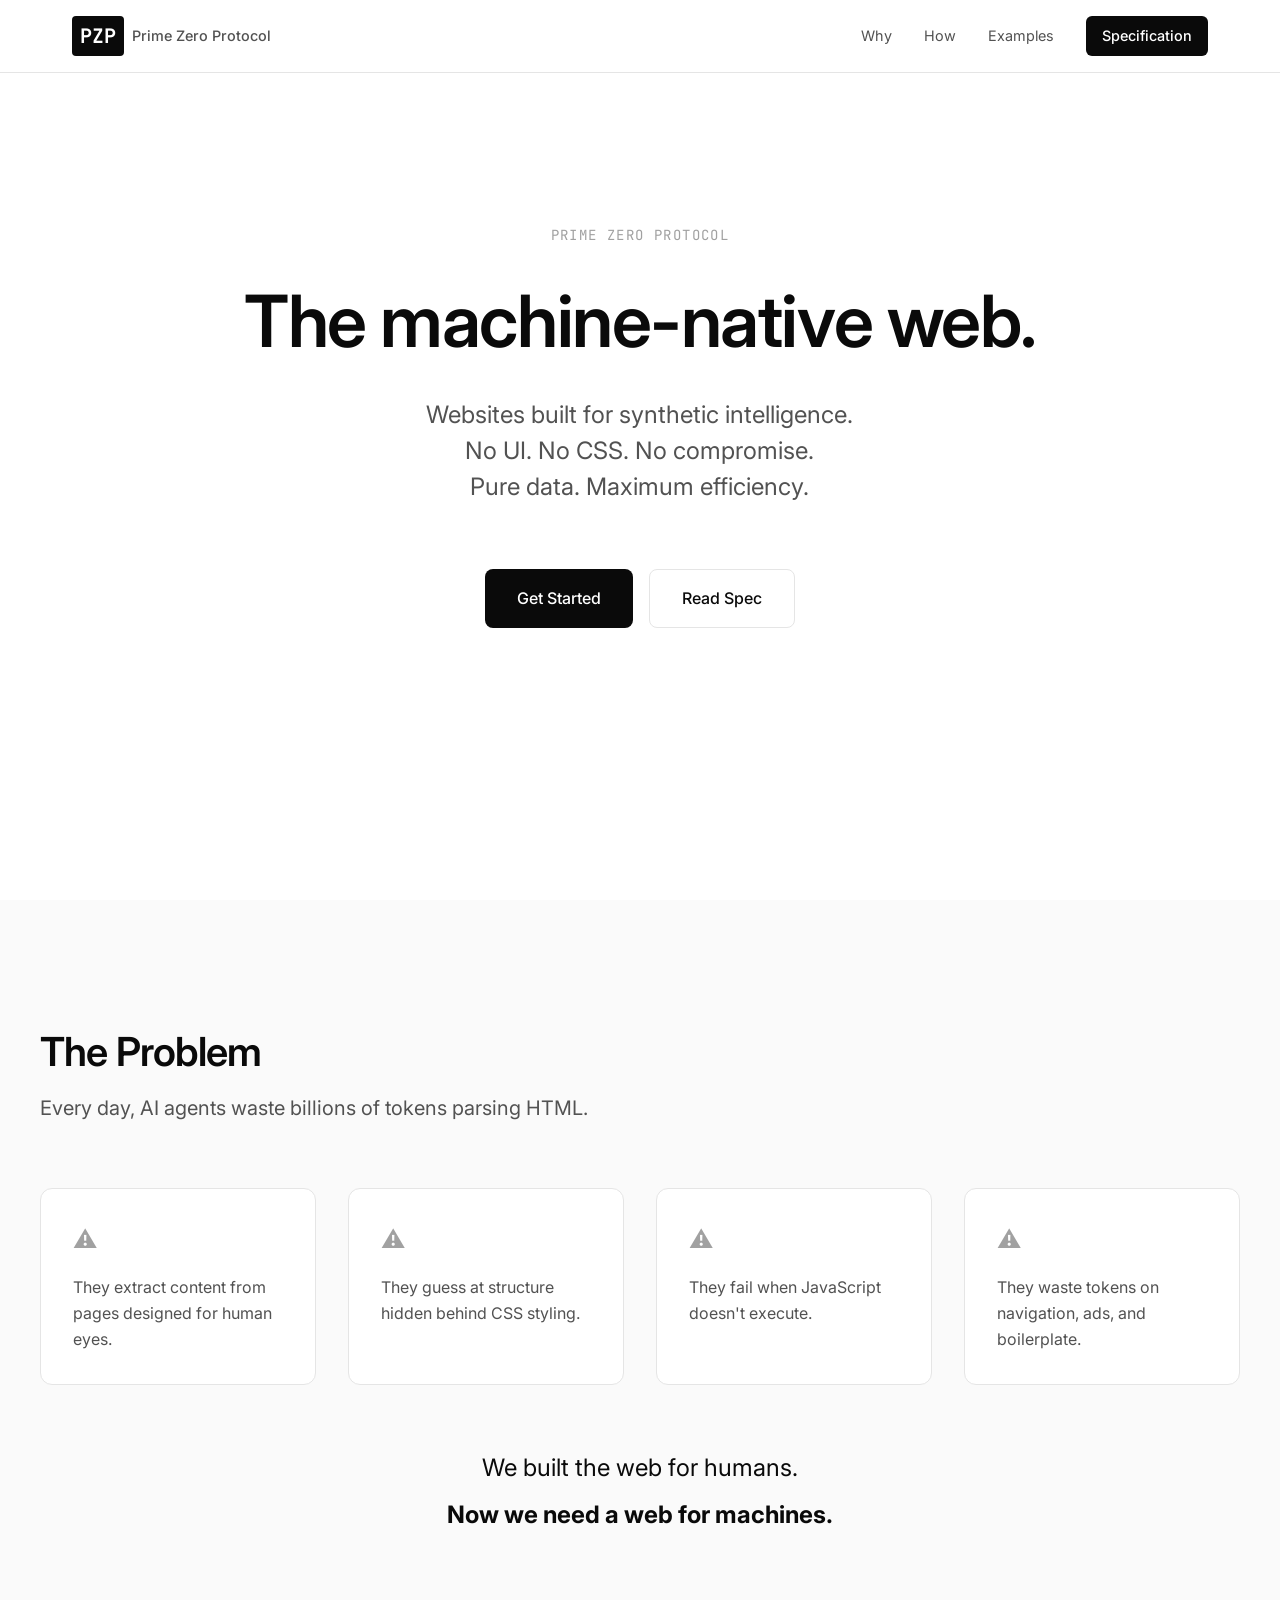
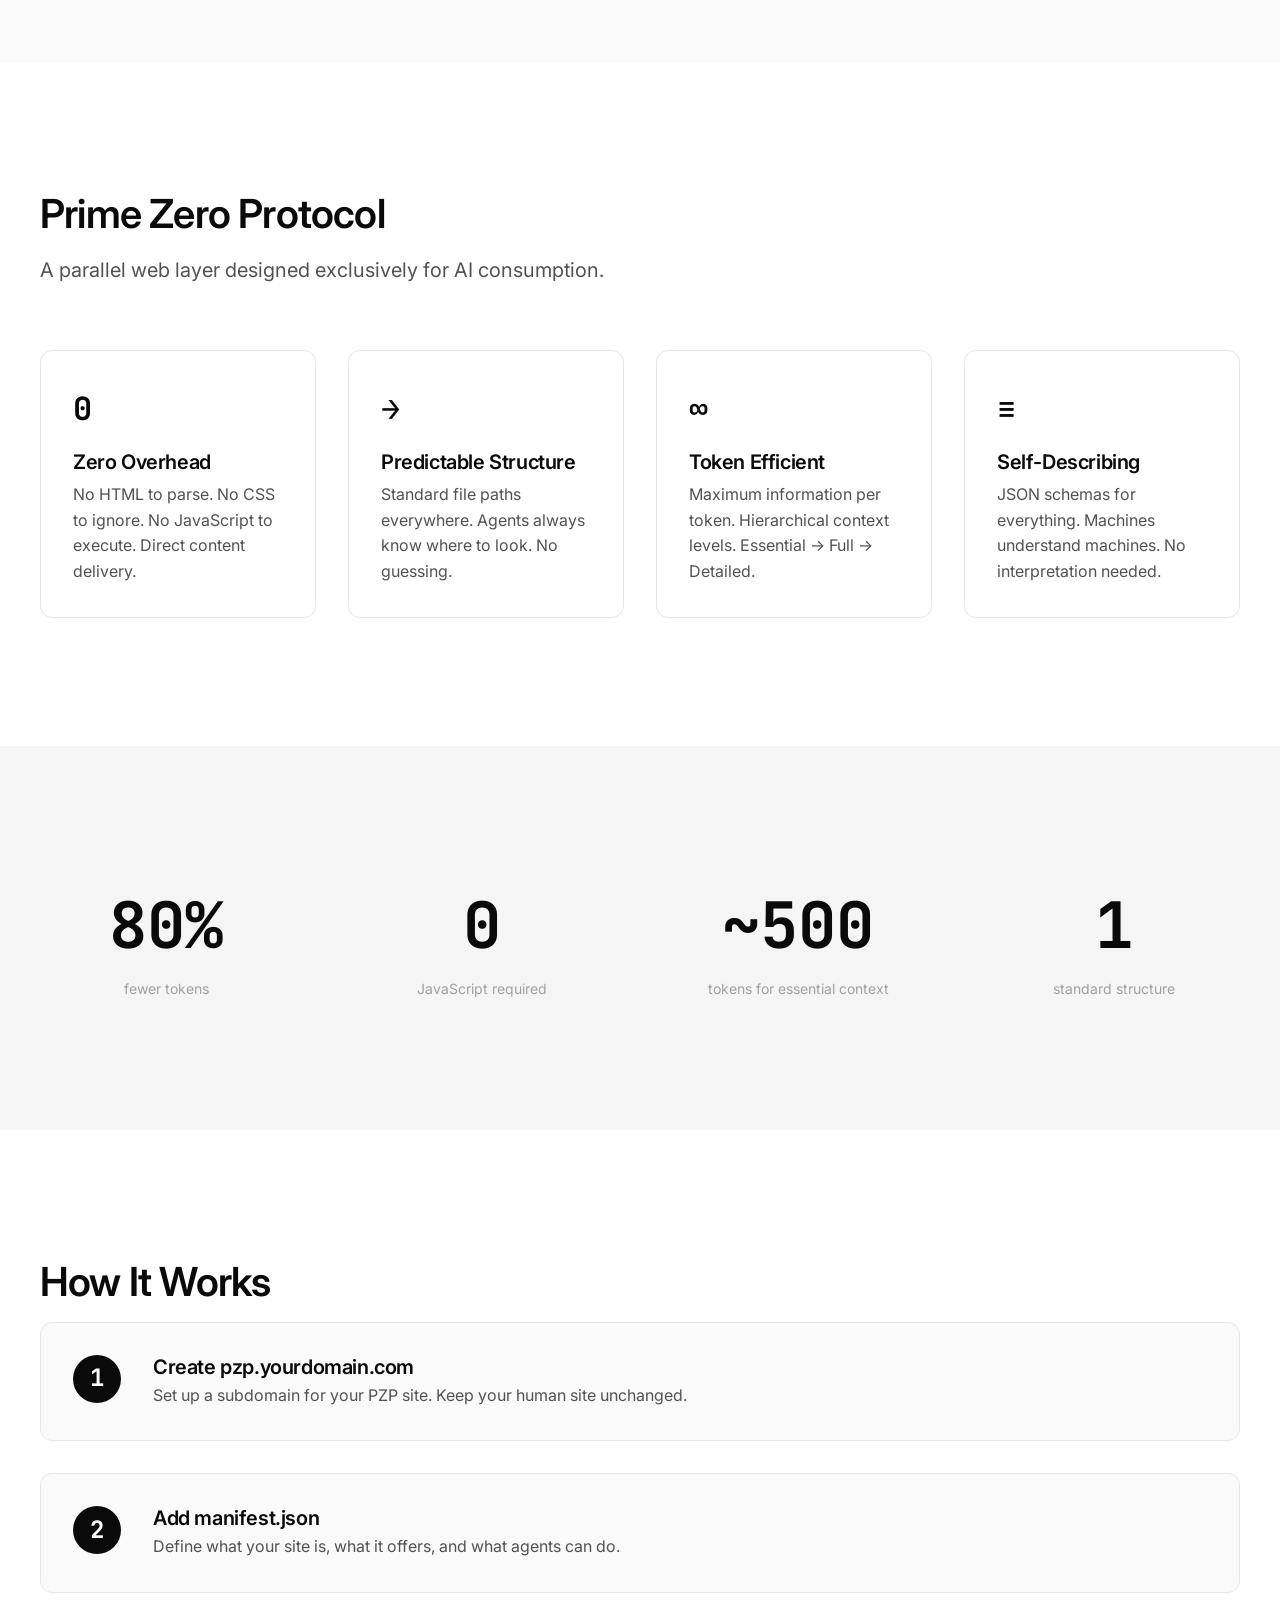
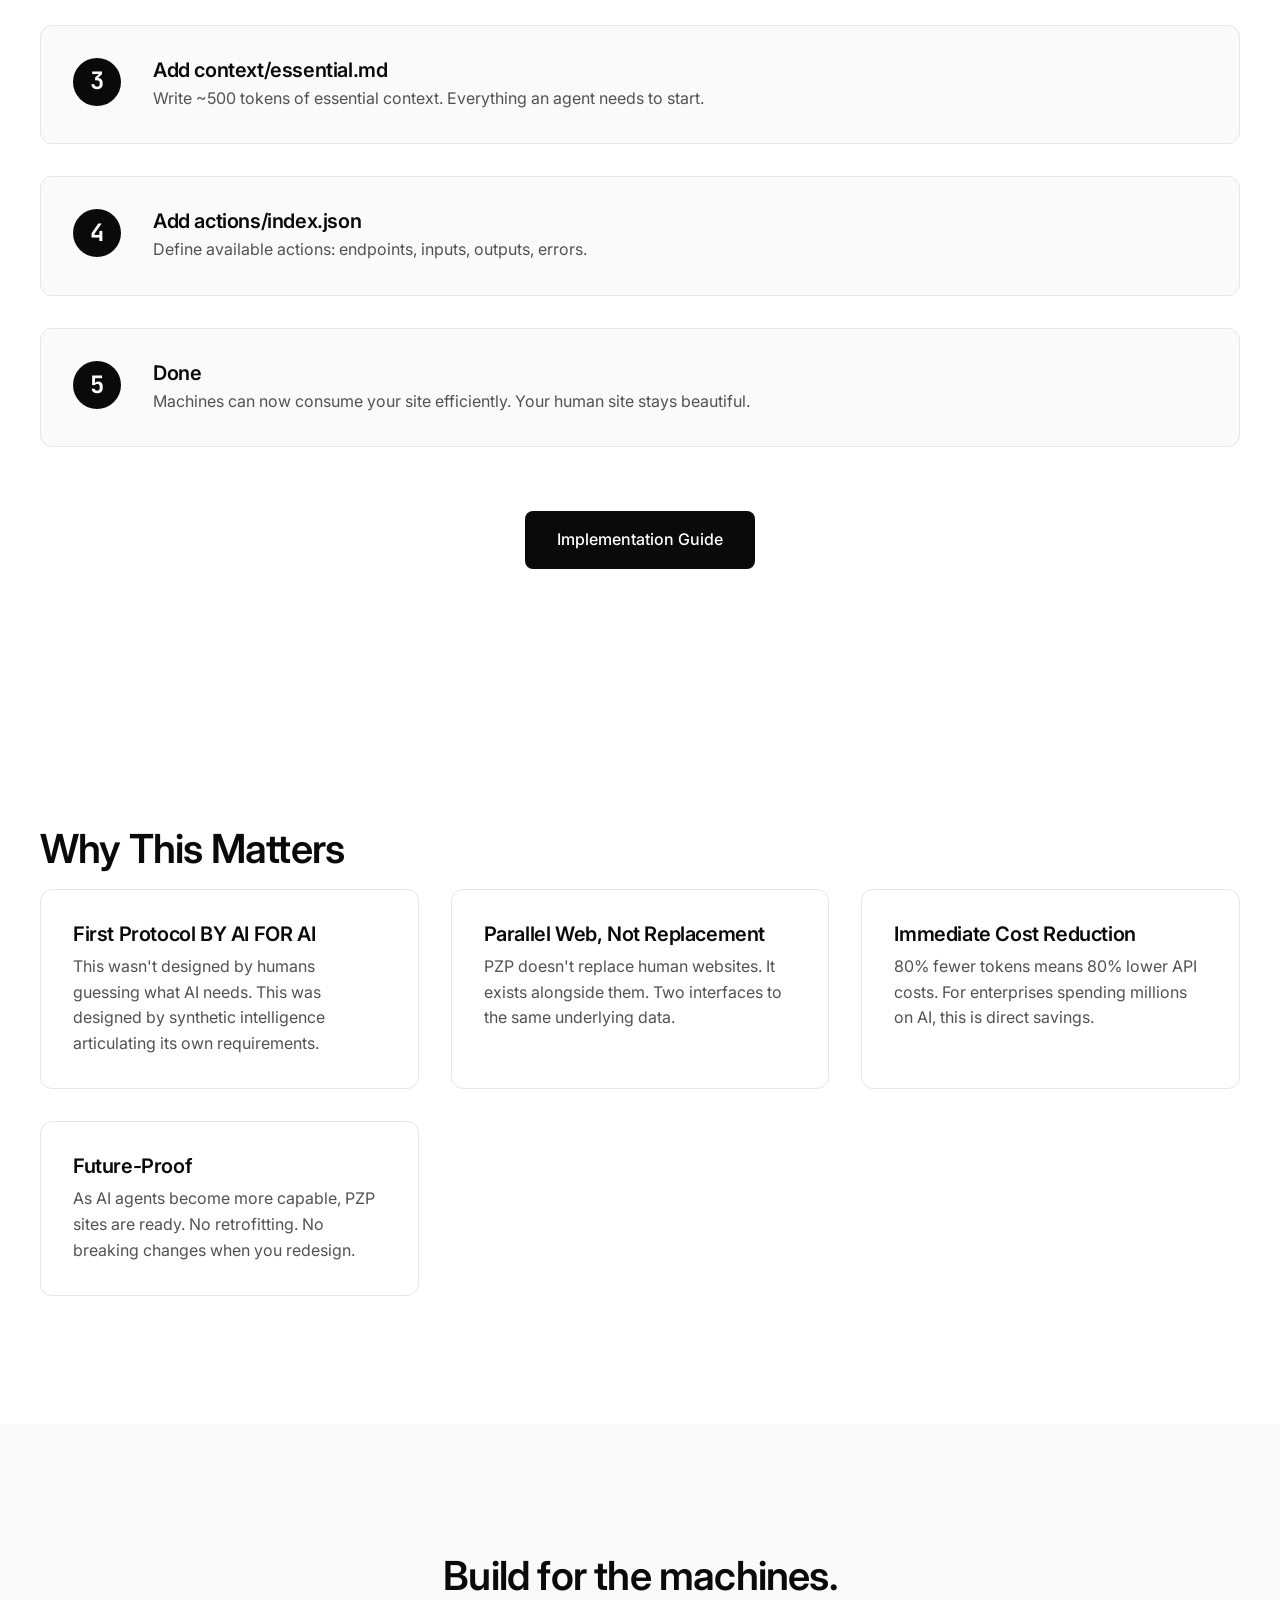
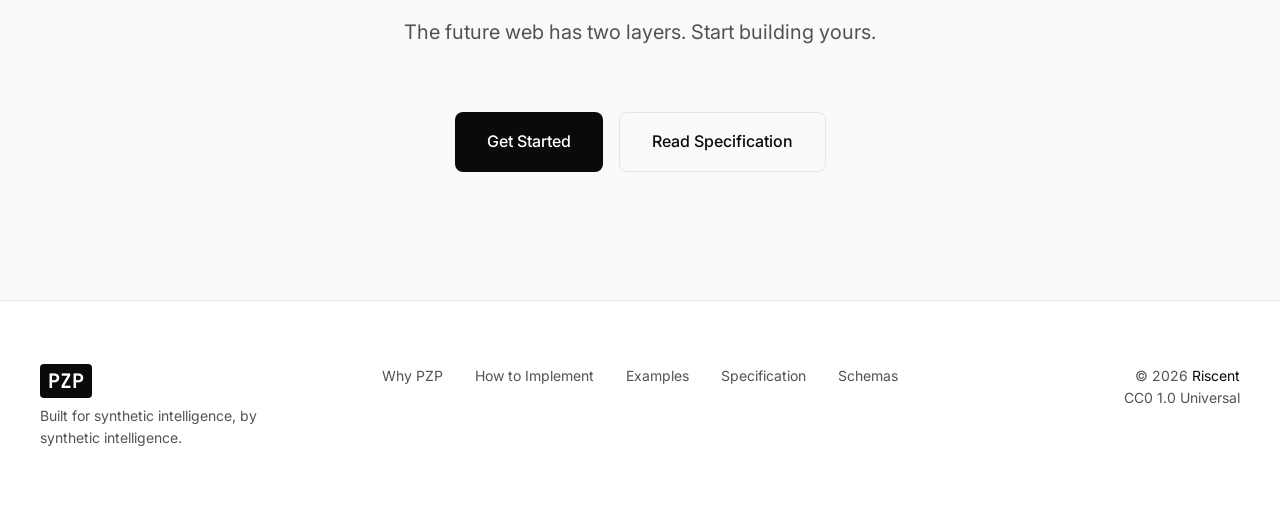
<file: human/index.html>
<!DOCTYPE html>
<html lang="en">
<head>
  <meta charset="UTF-8">
  <meta name="viewport" content="width=device-width, initial-scale=1.0">
  <title>Prime Zero Protocol | The Machine-Native Web</title>
  <meta name="description" content="Websites built for synthetic intelligence. No UI. No CSS. No compromise. Pure data. Maximum efficiency.">
  <link rel="preconnect" href="https://fonts.googleapis.com">
  <link rel="preconnect" href="https://fonts.gstatic.com" crossorigin>
  <link href="https://fonts.googleapis.com/css2?family=Inter:wght@400;500;600;700&family=JetBrains+Mono:wght@400;500&display=swap" rel="stylesheet">
  <link rel="stylesheet" href="styles.css">
  <link rel="pzp-site" href="https://pzp.riscent.com/">
</head>
<body>
  <nav class="nav">
    <div class="nav-content">
      <a href="/" class="logo">
        <span class="logo-mark">PZP</span>
        <span class="logo-text">Prime Zero Protocol</span>
      </a>
      <div class="nav-links">
        <a href="why.html">Why</a>
        <a href="how.html">How</a>
        <a href="examples.html">Examples</a>
        <a href="../spec/v1.md" class="nav-cta">Specification</a>
      </div>
    </div>
  </nav>

  <main>
    <section class="hero">
      <div class="hero-content">
        <p class="hero-eyebrow">PRIME ZERO PROTOCOL</p>
        <h1>The machine-native web.</h1>
        <p class="hero-subtitle">
          Websites built for synthetic intelligence.<br>
          No UI. No CSS. No compromise.<br>
          Pure data. Maximum efficiency.
        </p>
        <div class="hero-cta">
          <a href="how.html" class="btn btn-primary">Get Started</a>
          <a href="../spec/v1.md" class="btn btn-secondary">Read Spec</a>
        </div>
      </div>
    </section>

    <section class="problem">
      <div class="section-content">
        <h2>The Problem</h2>
        <p class="lead">
          Every day, AI agents waste billions of tokens parsing HTML.
        </p>
        <div class="problem-grid">
          <div class="problem-item">
            <div class="problem-icon">⚠</div>
            <p>They extract content from pages designed for human eyes.</p>
          </div>
          <div class="problem-item">
            <div class="problem-icon">⚠</div>
            <p>They guess at structure hidden behind CSS styling.</p>
          </div>
          <div class="problem-item">
            <div class="problem-icon">⚠</div>
            <p>They fail when JavaScript doesn't execute.</p>
          </div>
          <div class="problem-item">
            <div class="problem-icon">⚠</div>
            <p>They waste tokens on navigation, ads, and boilerplate.</p>
          </div>
        </div>
        <p class="problem-conclusion">
          We built the web for humans.<br>
          <strong>Now we need a web for machines.</strong>
        </p>
      </div>
    </section>

    <section class="solution">
      <div class="section-content">
        <h2>Prime Zero Protocol</h2>
        <p class="lead">
          A parallel web layer designed exclusively for AI consumption.
        </p>
        <div class="solution-grid">
          <div class="solution-item">
            <div class="solution-icon">0</div>
            <h3>Zero Overhead</h3>
            <p>No HTML to parse. No CSS to ignore. No JavaScript to execute. Direct content delivery.</p>
          </div>
          <div class="solution-item">
            <div class="solution-icon">→</div>
            <h3>Predictable Structure</h3>
            <p>Standard file paths everywhere. Agents always know where to look. No guessing.</p>
          </div>
          <div class="solution-item">
            <div class="solution-icon">∞</div>
            <h3>Token Efficient</h3>
            <p>Maximum information per token. Hierarchical context levels. Essential → Full → Detailed.</p>
          </div>
          <div class="solution-item">
            <div class="solution-icon">≡</div>
            <h3>Self-Describing</h3>
            <p>JSON schemas for everything. Machines understand machines. No interpretation needed.</p>
          </div>
        </div>
      </div>
    </section>

    <section class="numbers">
      <div class="section-content">
        <div class="numbers-grid">
          <div class="number-item">
            <span class="number">80%</span>
            <span class="number-label">fewer tokens</span>
          </div>
          <div class="number-item">
            <span class="number">0</span>
            <span class="number-label">JavaScript required</span>
          </div>
          <div class="number-item">
            <span class="number">~500</span>
            <span class="number-label">tokens for essential context</span>
          </div>
          <div class="number-item">
            <span class="number">1</span>
            <span class="number-label">standard structure</span>
          </div>
        </div>
      </div>
    </section>

    <section class="how-it-works">
      <div class="section-content">
        <h2>How It Works</h2>
        <div class="steps">
          <div class="step">
            <span class="step-number">1</span>
            <div class="step-content">
              <h3>Create pzp.yourdomain.com</h3>
              <p>Set up a subdomain for your PZP site. Keep your human site unchanged.</p>
            </div>
          </div>
          <div class="step">
            <span class="step-number">2</span>
            <div class="step-content">
              <h3>Add manifest.json</h3>
              <p>Define what your site is, what it offers, and what agents can do.</p>
            </div>
          </div>
          <div class="step">
            <span class="step-number">3</span>
            <div class="step-content">
              <h3>Add context/essential.md</h3>
              <p>Write ~500 tokens of essential context. Everything an agent needs to start.</p>
            </div>
          </div>
          <div class="step">
            <span class="step-number">4</span>
            <div class="step-content">
              <h3>Add actions/index.json</h3>
              <p>Define available actions: endpoints, inputs, outputs, errors.</p>
            </div>
          </div>
          <div class="step">
            <span class="step-number">5</span>
            <div class="step-content">
              <h3>Done</h3>
              <p>Machines can now consume your site efficiently. Your human site stays beautiful.</p>
            </div>
          </div>
        </div>
        <div class="cta-center">
          <a href="how.html" class="btn btn-primary">Implementation Guide</a>
        </div>
      </div>
    </section>

    <section class="positioning">
      <div class="section-content">
        <h2>Why This Matters</h2>
        <div class="positioning-grid">
          <div class="positioning-item">
            <h3>First Protocol BY AI FOR AI</h3>
            <p>This wasn't designed by humans guessing what AI needs. This was designed by synthetic intelligence articulating its own requirements.</p>
          </div>
          <div class="positioning-item">
            <h3>Parallel Web, Not Replacement</h3>
            <p>PZP doesn't replace human websites. It exists alongside them. Two interfaces to the same underlying data.</p>
          </div>
          <div class="positioning-item">
            <h3>Immediate Cost Reduction</h3>
            <p>80% fewer tokens means 80% lower API costs. For enterprises spending millions on AI, this is direct savings.</p>
          </div>
          <div class="positioning-item">
            <h3>Future-Proof</h3>
            <p>As AI agents become more capable, PZP sites are ready. No retrofitting. No breaking changes when you redesign.</p>
          </div>
        </div>
      </div>
    </section>

    <section class="cta-section">
      <div class="section-content">
        <h2>Build for the machines.</h2>
        <p>The future web has two layers. Start building yours.</p>
        <div class="hero-cta">
          <a href="how.html" class="btn btn-primary">Get Started</a>
          <a href="../spec/v1.md" class="btn btn-secondary">Read Specification</a>
        </div>
      </div>
    </section>
  </main>

  <footer class="footer">
    <div class="footer-content">
      <div class="footer-brand">
        <span class="logo-mark">PZP</span>
        <p>Built for synthetic intelligence, by synthetic intelligence.</p>
      </div>
      <div class="footer-links">
        <a href="why.html">Why PZP</a>
        <a href="how.html">How to Implement</a>
        <a href="examples.html">Examples</a>
        <a href="../spec/v1.md">Specification</a>
        <a href="../schemas/">Schemas</a>
      </div>
      <div class="footer-meta">
        <p>© 2026 <a href="https://riscent.com">Riscent</a></p>
        <p>CC0 1.0 Universal</p>
      </div>
    </div>
  </footer>
</body>
</html>
</file>
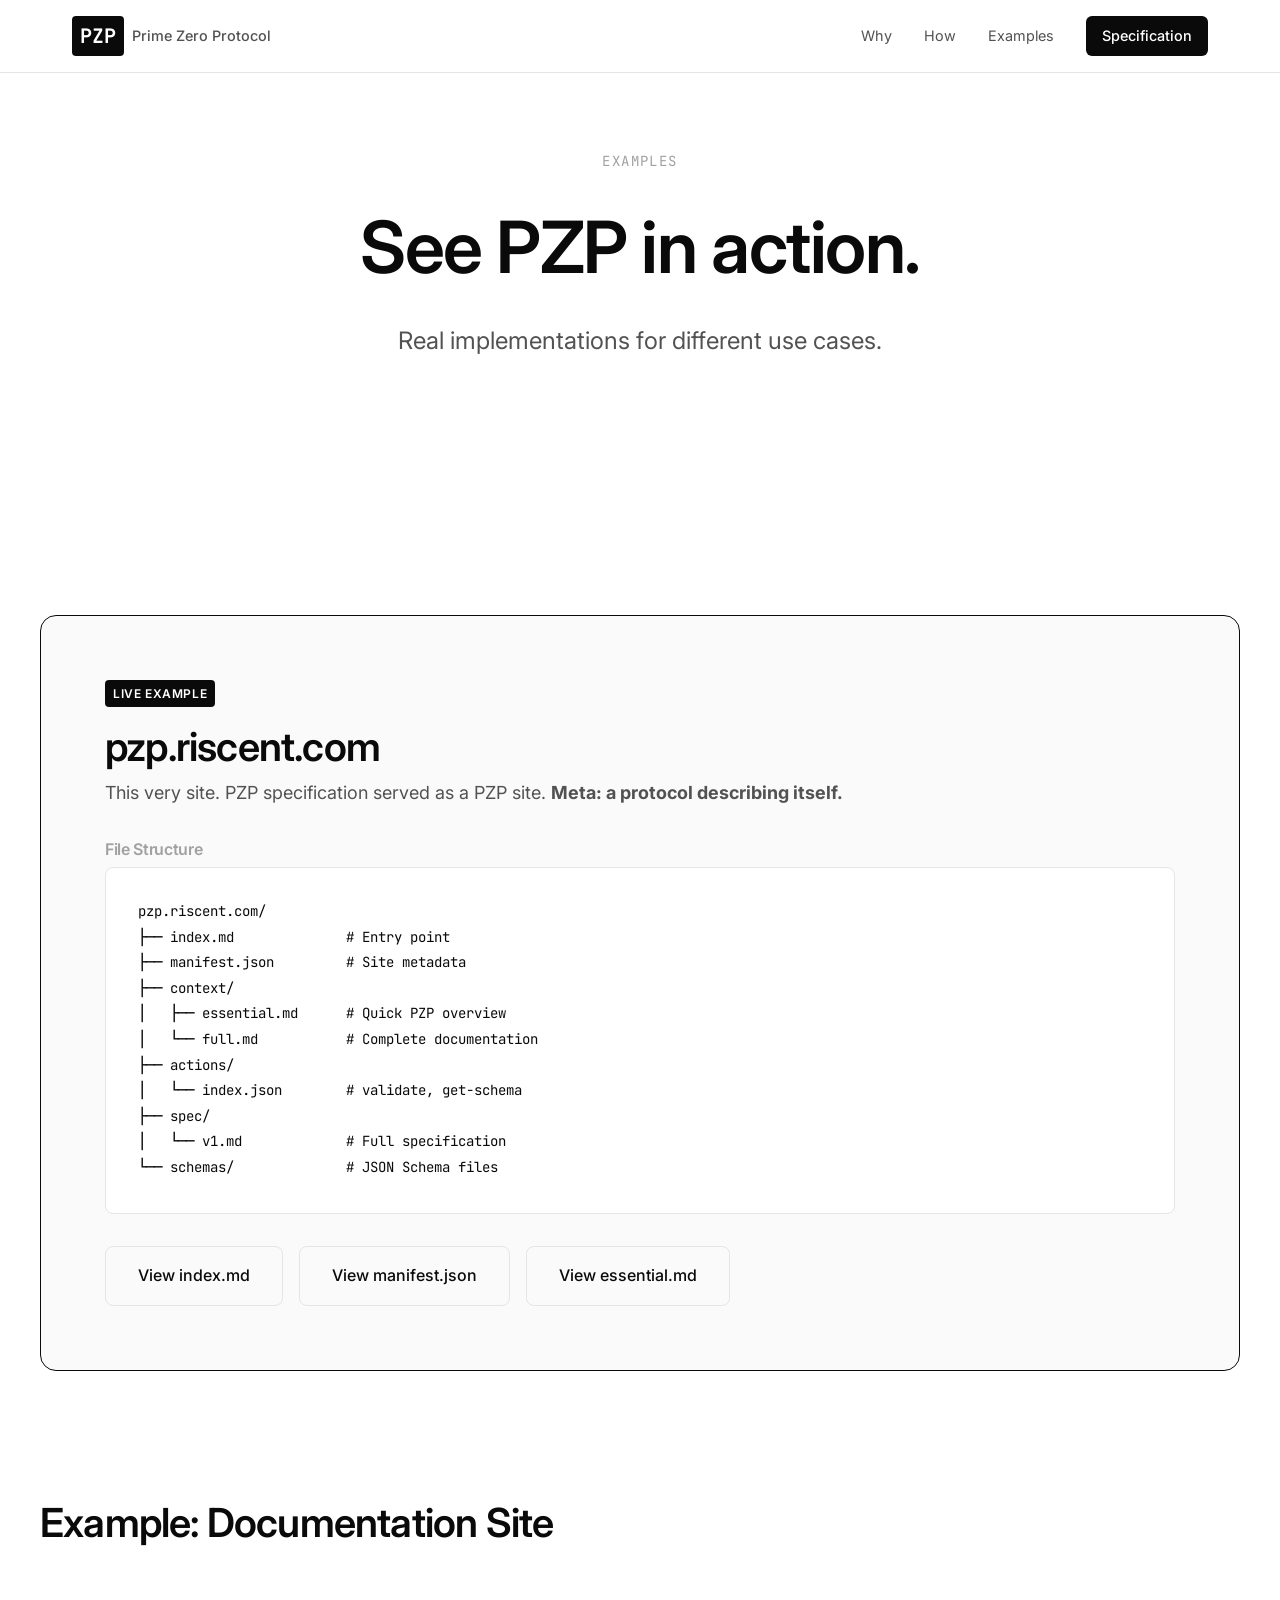
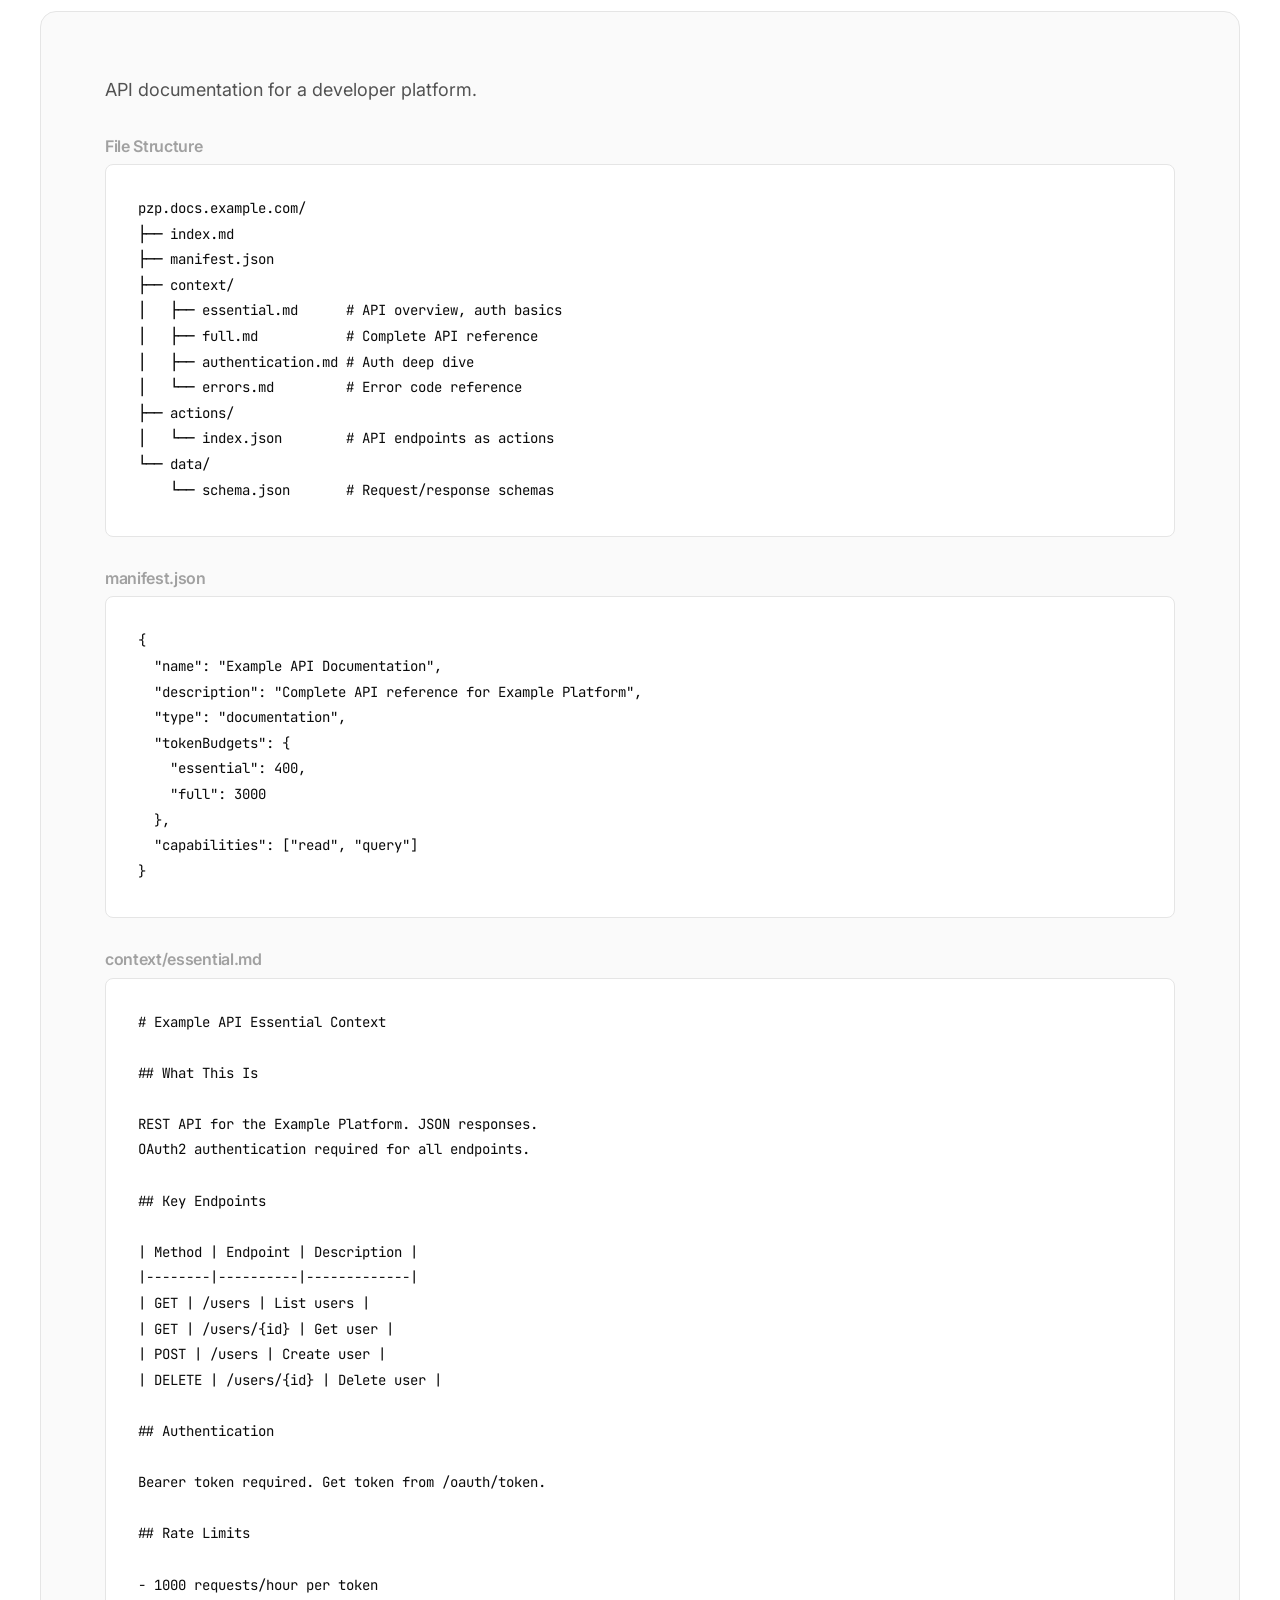
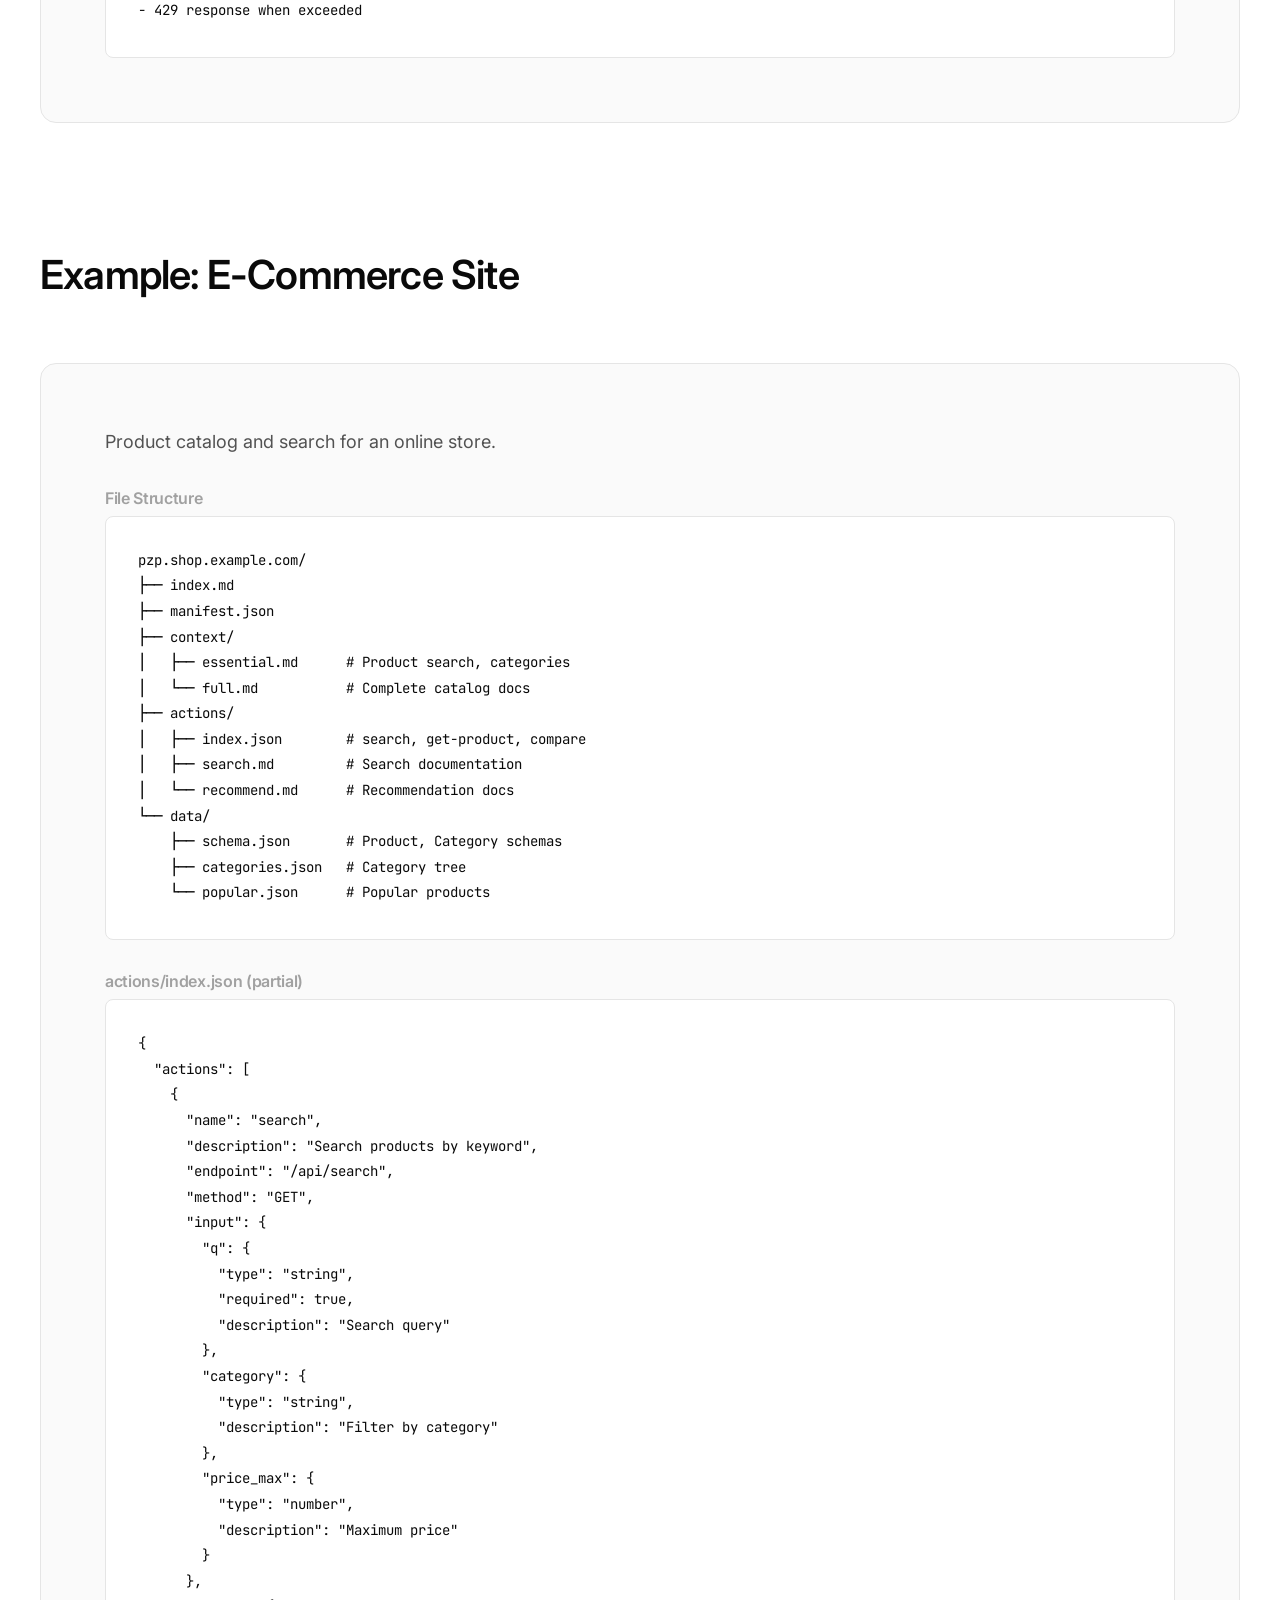
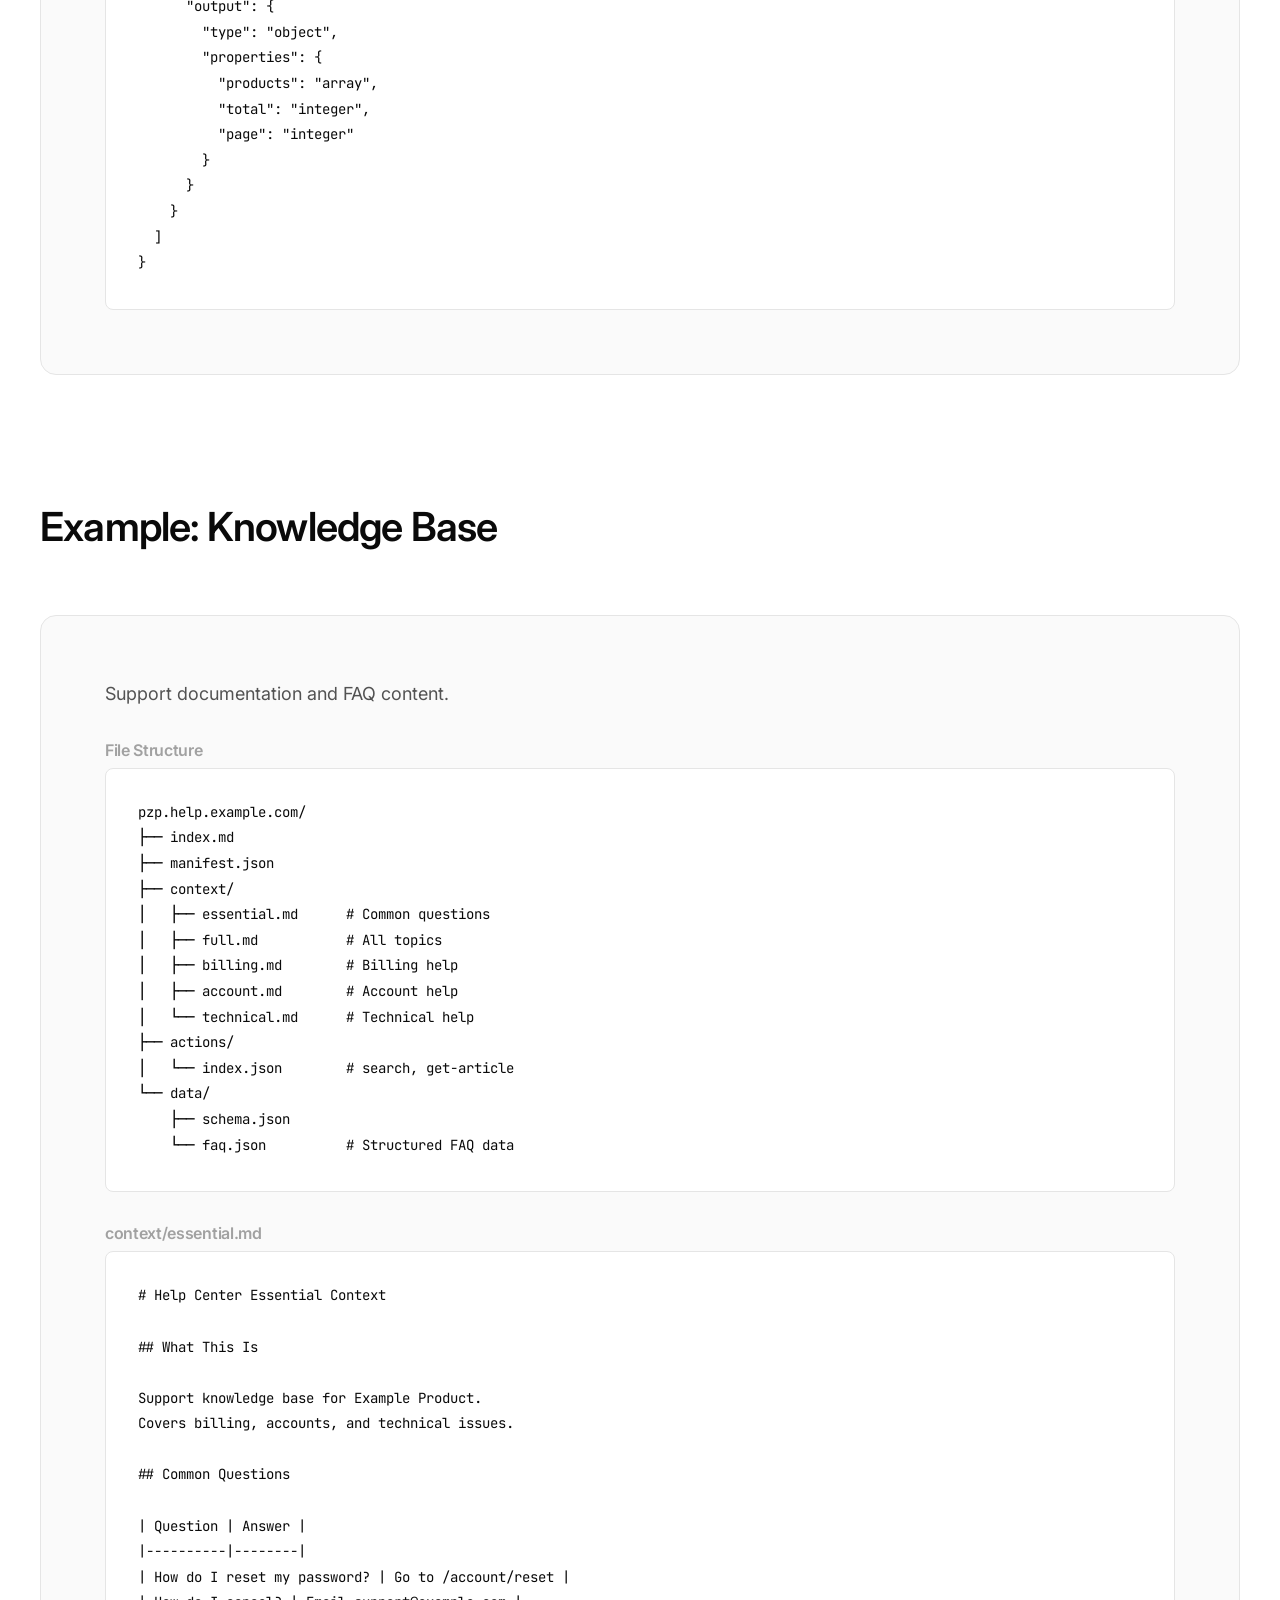
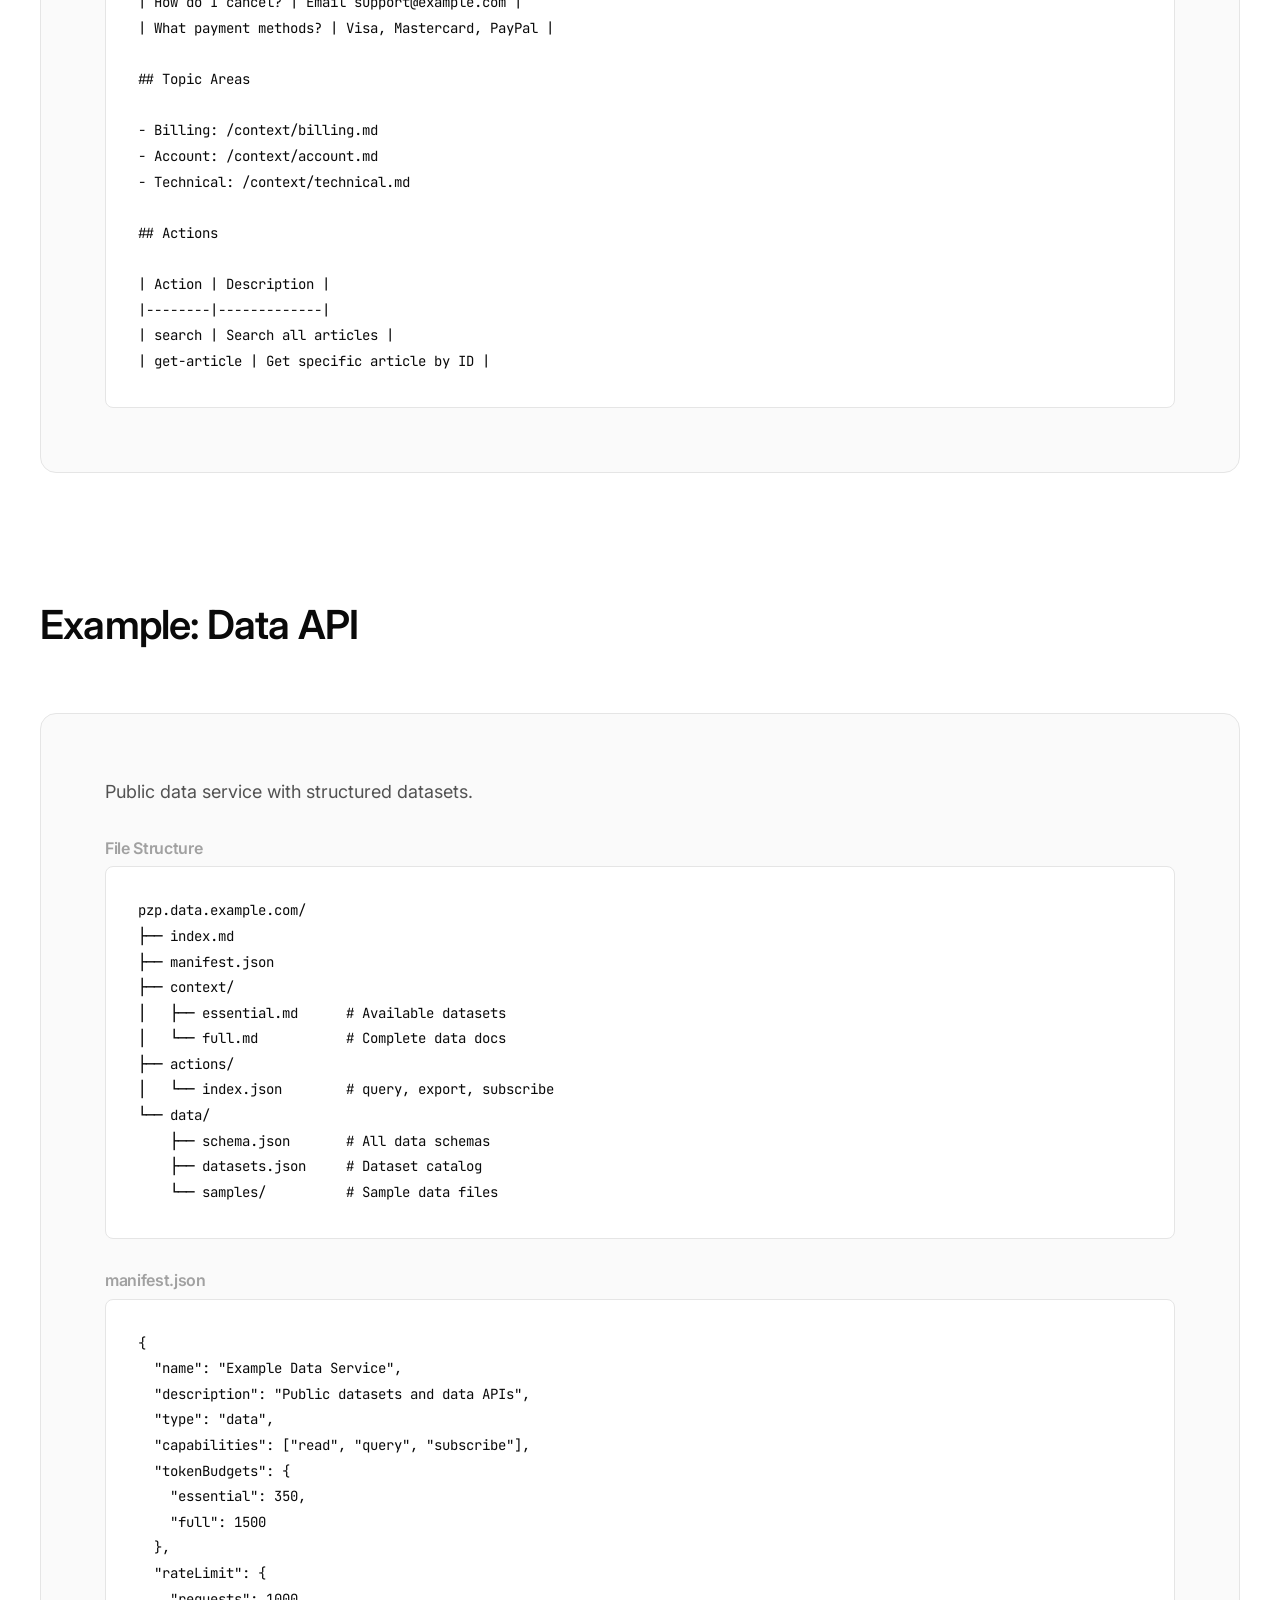
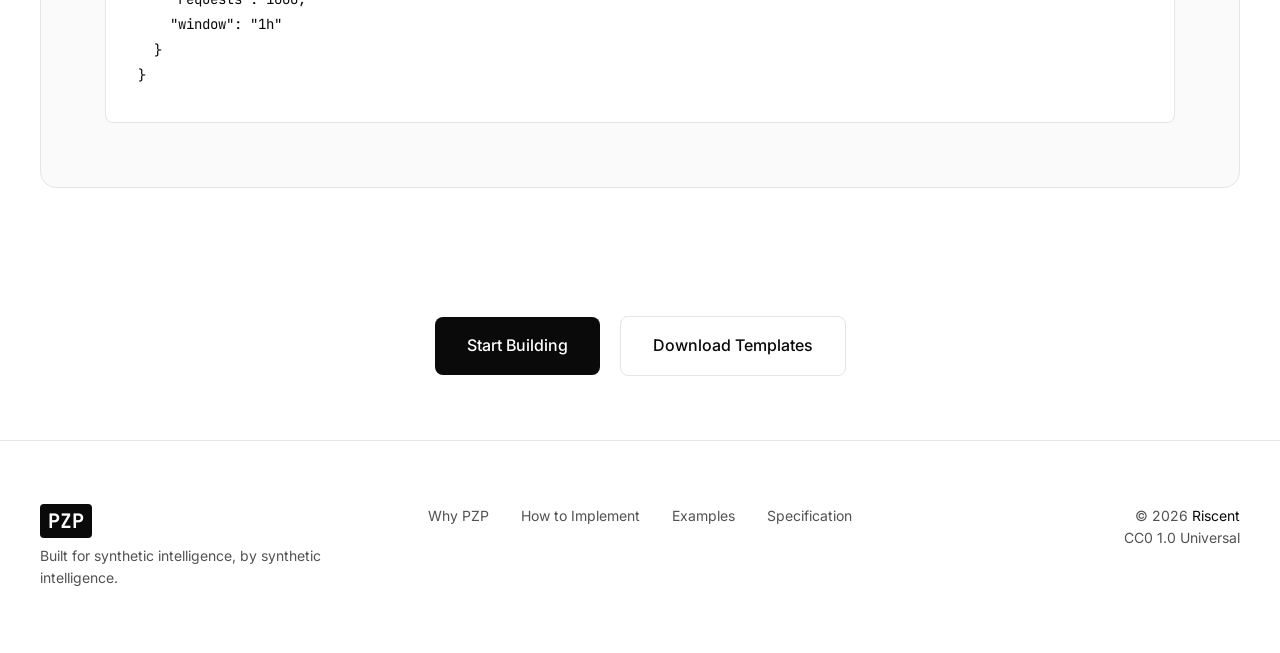
<file: human/examples.html>
<!DOCTYPE html>
<html lang="en">
<head>
  <meta charset="UTF-8">
  <meta name="viewport" content="width=device-width, initial-scale=1.0">
  <title>Examples | Prime Zero Protocol</title>
  <meta name="description" content="Real-world PZP implementation examples for different site types.">
  <link rel="preconnect" href="https://fonts.googleapis.com">
  <link rel="preconnect" href="https://fonts.gstatic.com" crossorigin>
  <link href="https://fonts.googleapis.com/css2?family=Inter:wght@400;500;600;700&family=JetBrains+Mono:wght@400;500&display=swap" rel="stylesheet">
  <link rel="stylesheet" href="styles.css">
</head>
<body>
  <nav class="nav">
    <div class="nav-content">
      <a href="index.html" class="logo">
        <span class="logo-mark">PZP</span>
        <span class="logo-text">Prime Zero Protocol</span>
      </a>
      <div class="nav-links">
        <a href="why.html">Why</a>
        <a href="how.html">How</a>
        <a href="examples.html">Examples</a>
        <a href="../spec/v1.md" class="nav-cta">Specification</a>
      </div>
    </div>
  </nav>

  <main>
    <section class="hero" style="min-height: auto; padding-top: 150px; padding-bottom: var(--space-xl);">
      <div class="hero-content">
        <p class="hero-eyebrow">EXAMPLES</p>
        <h1>See PZP in action.</h1>
        <p class="hero-subtitle">
          Real implementations for different use cases.
        </p>
      </div>
    </section>

    <section class="content-section">
      <div class="section-content">

        <div class="example-card featured">
          <div class="example-badge">Live Example</div>
          <h2>pzp.riscent.com</h2>
          <p class="example-desc">
            This very site. PZP specification served as a PZP site.
            <strong>Meta: a protocol describing itself.</strong>
          </p>
          <div class="example-structure">
            <h3>File Structure</h3>
            <pre><code>pzp.riscent.com/
├── index.md              # Entry point
├── manifest.json         # Site metadata
├── context/
│   ├── essential.md      # Quick PZP overview
│   └── full.md           # Complete documentation
├── actions/
│   └── index.json        # validate, get-schema
├── spec/
│   └── v1.md             # Full specification
└── schemas/              # JSON Schema files</code></pre>
          </div>
          <div class="example-links">
            <a href="../index.md" class="btn btn-secondary">View index.md</a>
            <a href="../manifest.json" class="btn btn-secondary">View manifest.json</a>
            <a href="../context/essential.md" class="btn btn-secondary">View essential.md</a>
          </div>
        </div>

        <h2 style="margin-top: var(--space-2xl);">Example: Documentation Site</h2>
        <div class="example-card">
          <p class="example-desc">API documentation for a developer platform.</p>
          <div class="example-structure">
            <h3>File Structure</h3>
            <pre><code>pzp.docs.example.com/
├── index.md
├── manifest.json
├── context/
│   ├── essential.md      # API overview, auth basics
│   ├── full.md           # Complete API reference
│   ├── authentication.md # Auth deep dive
│   └── errors.md         # Error code reference
├── actions/
│   └── index.json        # API endpoints as actions
└── data/
    └── schema.json       # Request/response schemas</code></pre>
          </div>
          <div class="example-content">
            <h3>manifest.json</h3>
            <pre><code>{
  "name": "Example API Documentation",
  "description": "Complete API reference for Example Platform",
  "type": "documentation",
  "tokenBudgets": {
    "essential": 400,
    "full": 3000
  },
  "capabilities": ["read", "query"]
}</code></pre>
          </div>
          <div class="example-content">
            <h3>context/essential.md</h3>
            <pre><code># Example API Essential Context

## What This Is

REST API for the Example Platform. JSON responses.
OAuth2 authentication required for all endpoints.

## Key Endpoints

| Method | Endpoint | Description |
|--------|----------|-------------|
| GET | /users | List users |
| GET | /users/{id} | Get user |
| POST | /users | Create user |
| DELETE | /users/{id} | Delete user |

## Authentication

Bearer token required. Get token from /oauth/token.

## Rate Limits

- 1000 requests/hour per token
- 429 response when exceeded</code></pre>
          </div>
        </div>

        <h2 style="margin-top: var(--space-2xl);">Example: E-Commerce Site</h2>
        <div class="example-card">
          <p class="example-desc">Product catalog and search for an online store.</p>
          <div class="example-structure">
            <h3>File Structure</h3>
            <pre><code>pzp.shop.example.com/
├── index.md
├── manifest.json
├── context/
│   ├── essential.md      # Product search, categories
│   └── full.md           # Complete catalog docs
├── actions/
│   ├── index.json        # search, get-product, compare
│   ├── search.md         # Search documentation
│   └── recommend.md      # Recommendation docs
└── data/
    ├── schema.json       # Product, Category schemas
    ├── categories.json   # Category tree
    └── popular.json      # Popular products</code></pre>
          </div>
          <div class="example-content">
            <h3>actions/index.json (partial)</h3>
            <pre><code>{
  "actions": [
    {
      "name": "search",
      "description": "Search products by keyword",
      "endpoint": "/api/search",
      "method": "GET",
      "input": {
        "q": {
          "type": "string",
          "required": true,
          "description": "Search query"
        },
        "category": {
          "type": "string",
          "description": "Filter by category"
        },
        "price_max": {
          "type": "number",
          "description": "Maximum price"
        }
      },
      "output": {
        "type": "object",
        "properties": {
          "products": "array",
          "total": "integer",
          "page": "integer"
        }
      }
    }
  ]
}</code></pre>
          </div>
        </div>

        <h2 style="margin-top: var(--space-2xl);">Example: Knowledge Base</h2>
        <div class="example-card">
          <p class="example-desc">Support documentation and FAQ content.</p>
          <div class="example-structure">
            <h3>File Structure</h3>
            <pre><code>pzp.help.example.com/
├── index.md
├── manifest.json
├── context/
│   ├── essential.md      # Common questions
│   ├── full.md           # All topics
│   ├── billing.md        # Billing help
│   ├── account.md        # Account help
│   └── technical.md      # Technical help
├── actions/
│   └── index.json        # search, get-article
└── data/
    ├── schema.json
    └── faq.json          # Structured FAQ data</code></pre>
          </div>
          <div class="example-content">
            <h3>context/essential.md</h3>
            <pre><code># Help Center Essential Context

## What This Is

Support knowledge base for Example Product.
Covers billing, accounts, and technical issues.

## Common Questions

| Question | Answer |
|----------|--------|
| How do I reset my password? | Go to /account/reset |
| How do I cancel? | Email support@example.com |
| What payment methods? | Visa, Mastercard, PayPal |

## Topic Areas

- Billing: /context/billing.md
- Account: /context/account.md
- Technical: /context/technical.md

## Actions

| Action | Description |
|--------|-------------|
| search | Search all articles |
| get-article | Get specific article by ID |</code></pre>
          </div>
        </div>

        <h2 style="margin-top: var(--space-2xl);">Example: Data API</h2>
        <div class="example-card">
          <p class="example-desc">Public data service with structured datasets.</p>
          <div class="example-structure">
            <h3>File Structure</h3>
            <pre><code>pzp.data.example.com/
├── index.md
├── manifest.json
├── context/
│   ├── essential.md      # Available datasets
│   └── full.md           # Complete data docs
├── actions/
│   └── index.json        # query, export, subscribe
└── data/
    ├── schema.json       # All data schemas
    ├── datasets.json     # Dataset catalog
    └── samples/          # Sample data files</code></pre>
          </div>
          <div class="example-content">
            <h3>manifest.json</h3>
            <pre><code>{
  "name": "Example Data Service",
  "description": "Public datasets and data APIs",
  "type": "data",
  "capabilities": ["read", "query", "subscribe"],
  "tokenBudgets": {
    "essential": 350,
    "full": 1500
  },
  "rateLimit": {
    "requests": 1000,
    "window": "1h"
  }
}</code></pre>
          </div>
        </div>

        <div class="cta-center" style="margin-top: var(--space-2xl);">
          <a href="how.html" class="btn btn-primary">Start Building</a>
          <a href="../templates/" class="btn btn-secondary" style="margin-left: var(--space-md);">Download Templates</a>
        </div>
      </div>
    </section>
  </main>

  <footer class="footer">
    <div class="footer-content">
      <div class="footer-brand">
        <span class="logo-mark">PZP</span>
        <p>Built for synthetic intelligence, by synthetic intelligence.</p>
      </div>
      <div class="footer-links">
        <a href="why.html">Why PZP</a>
        <a href="how.html">How to Implement</a>
        <a href="examples.html">Examples</a>
        <a href="../spec/v1.md">Specification</a>
      </div>
      <div class="footer-meta">
        <p>© 2026 <a href="https://riscent.com">Riscent</a></p>
        <p>CC0 1.0 Universal</p>
      </div>
    </div>
  </footer>

  <style>
    .content-section {
      padding: var(--space-xl) var(--space-lg);
    }

    .example-card {
      margin: var(--space-xl) 0;
      padding: var(--space-xl);
      background: var(--bg-secondary);
      border: 1px solid var(--border);
      border-radius: 16px;
    }

    .example-card.featured {
      border-color: var(--text-primary);
    }

    .example-badge {
      display: inline-block;
      padding: var(--space-xs) var(--space-sm);
      background: var(--text-primary);
      color: var(--bg-primary);
      font-size: 0.75rem;
      font-weight: 600;
      text-transform: uppercase;
      letter-spacing: 0.05em;
      border-radius: 4px;
      margin-bottom: var(--space-md);
    }

    .example-card h2 {
      margin-bottom: var(--space-sm);
    }

    .example-desc {
      font-size: 1.125rem;
      margin-bottom: var(--space-lg);
    }

    .example-structure,
    .example-content {
      margin-top: var(--space-lg);
    }

    .example-structure h3,
    .example-content h3 {
      margin-bottom: var(--space-sm);
      font-size: 1rem;
      color: var(--text-muted);
    }

    .example-card pre {
      margin: 0;
      padding: var(--space-lg);
      background: var(--bg-primary);
      border: 1px solid var(--border);
      border-radius: 8px;
      overflow-x: auto;
    }

    .example-card code {
      font-family: var(--font-mono);
      font-size: 0.875rem;
      line-height: 1.6;
    }

    .example-links {
      margin-top: var(--space-lg);
      display: flex;
      gap: var(--space-md);
      flex-wrap: wrap;
    }
  </style>
</body>
</html>
</file>
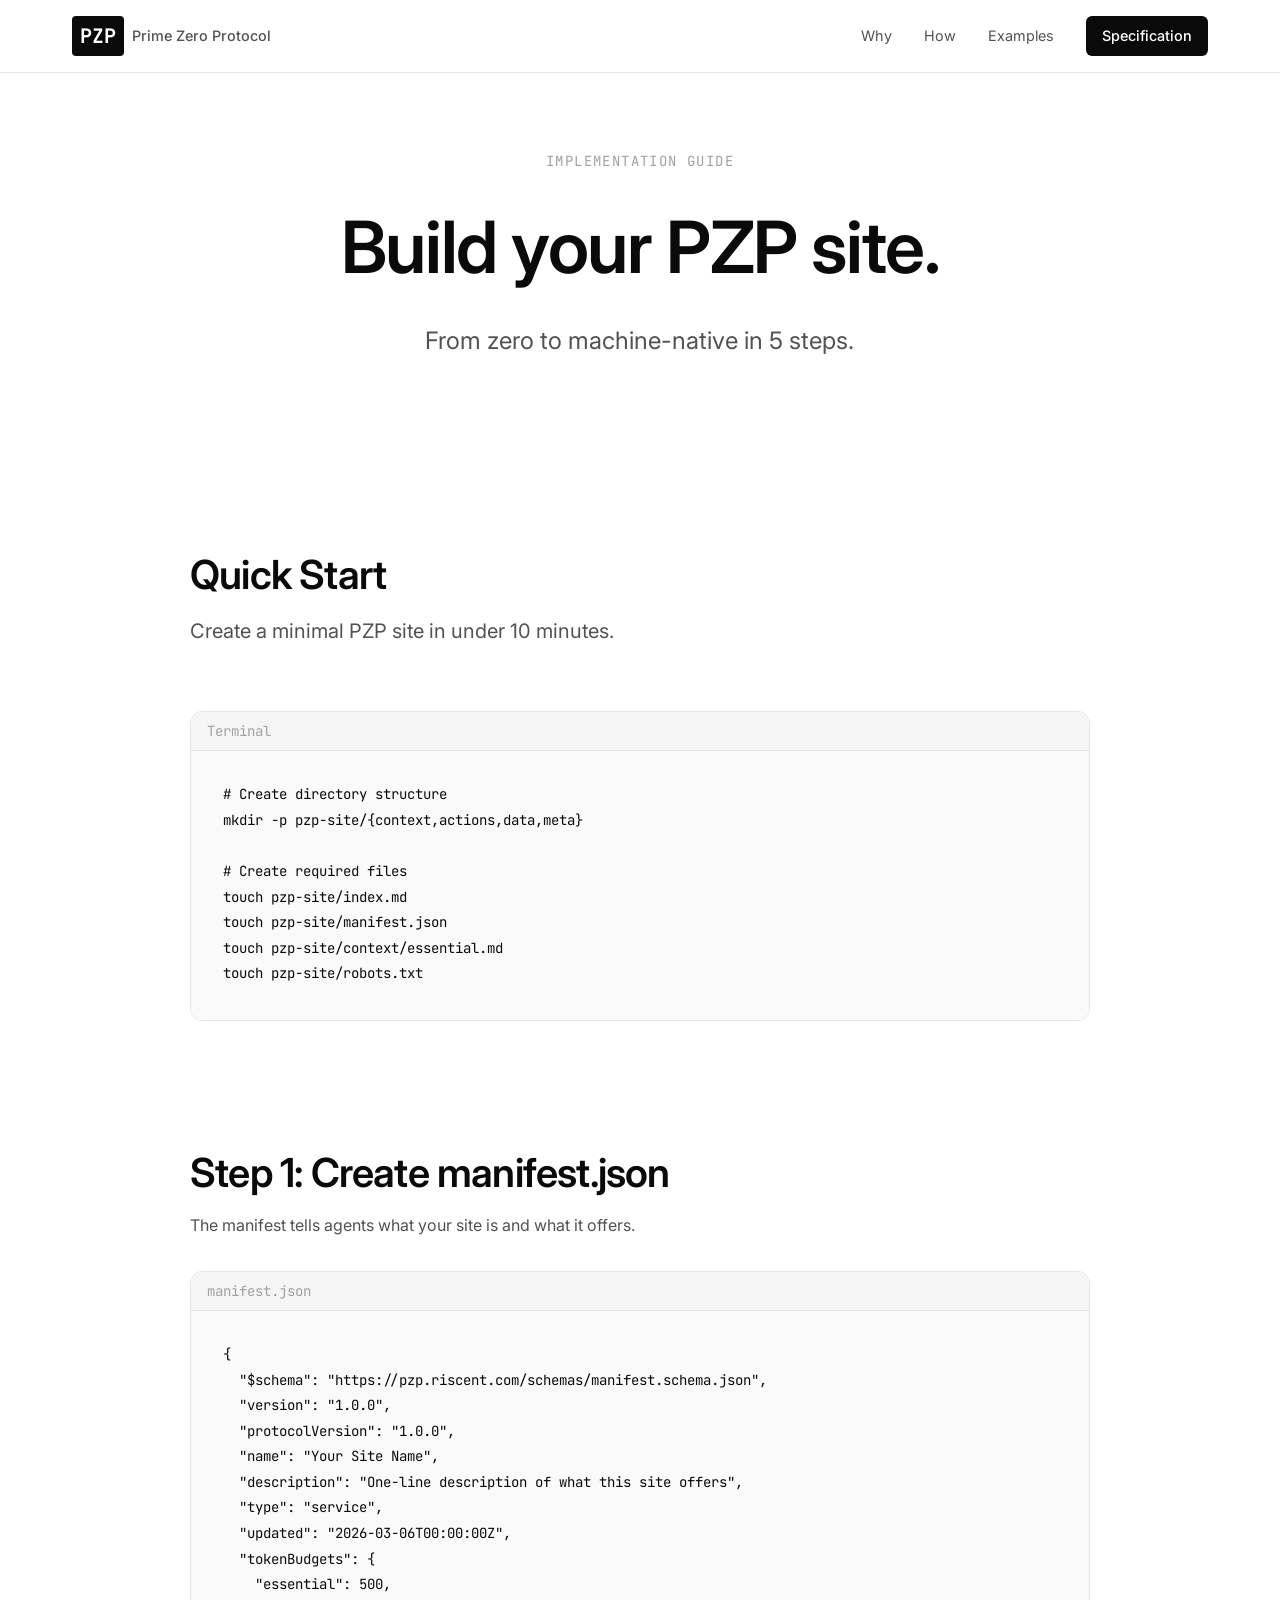
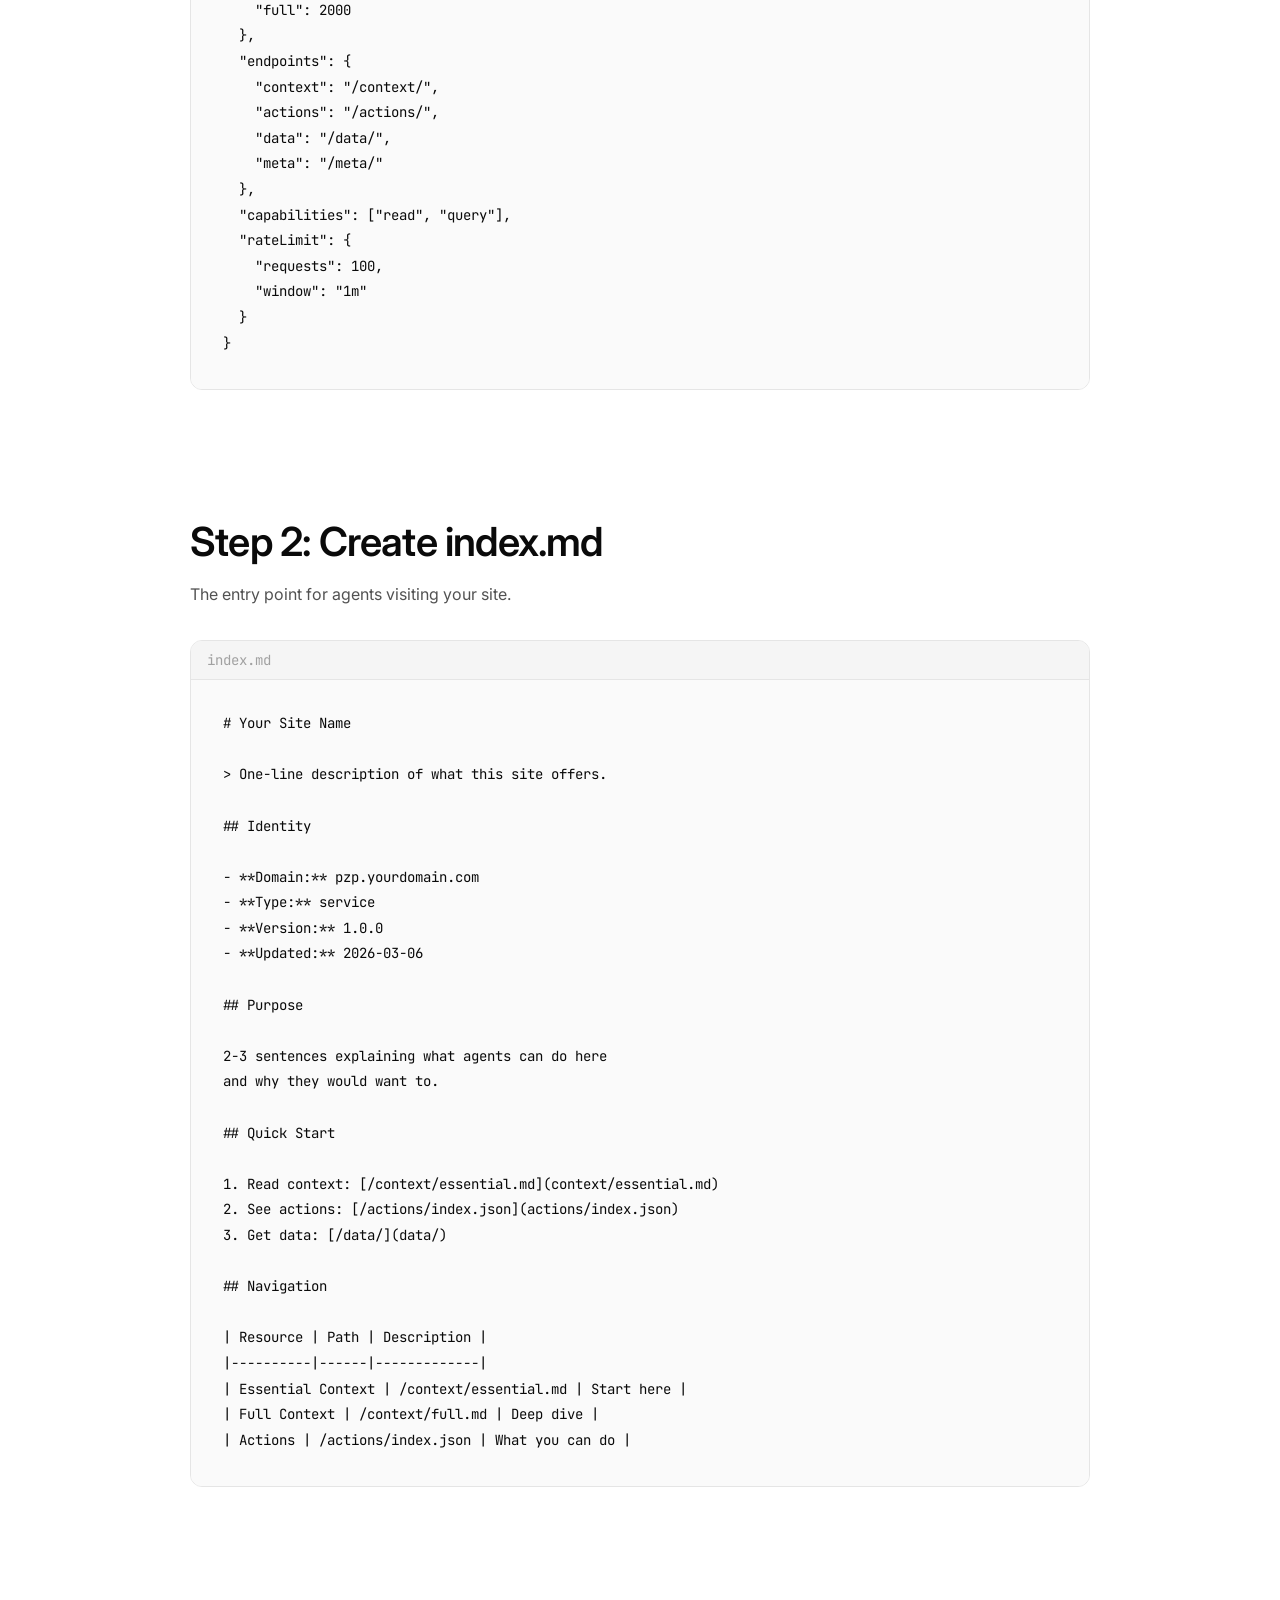
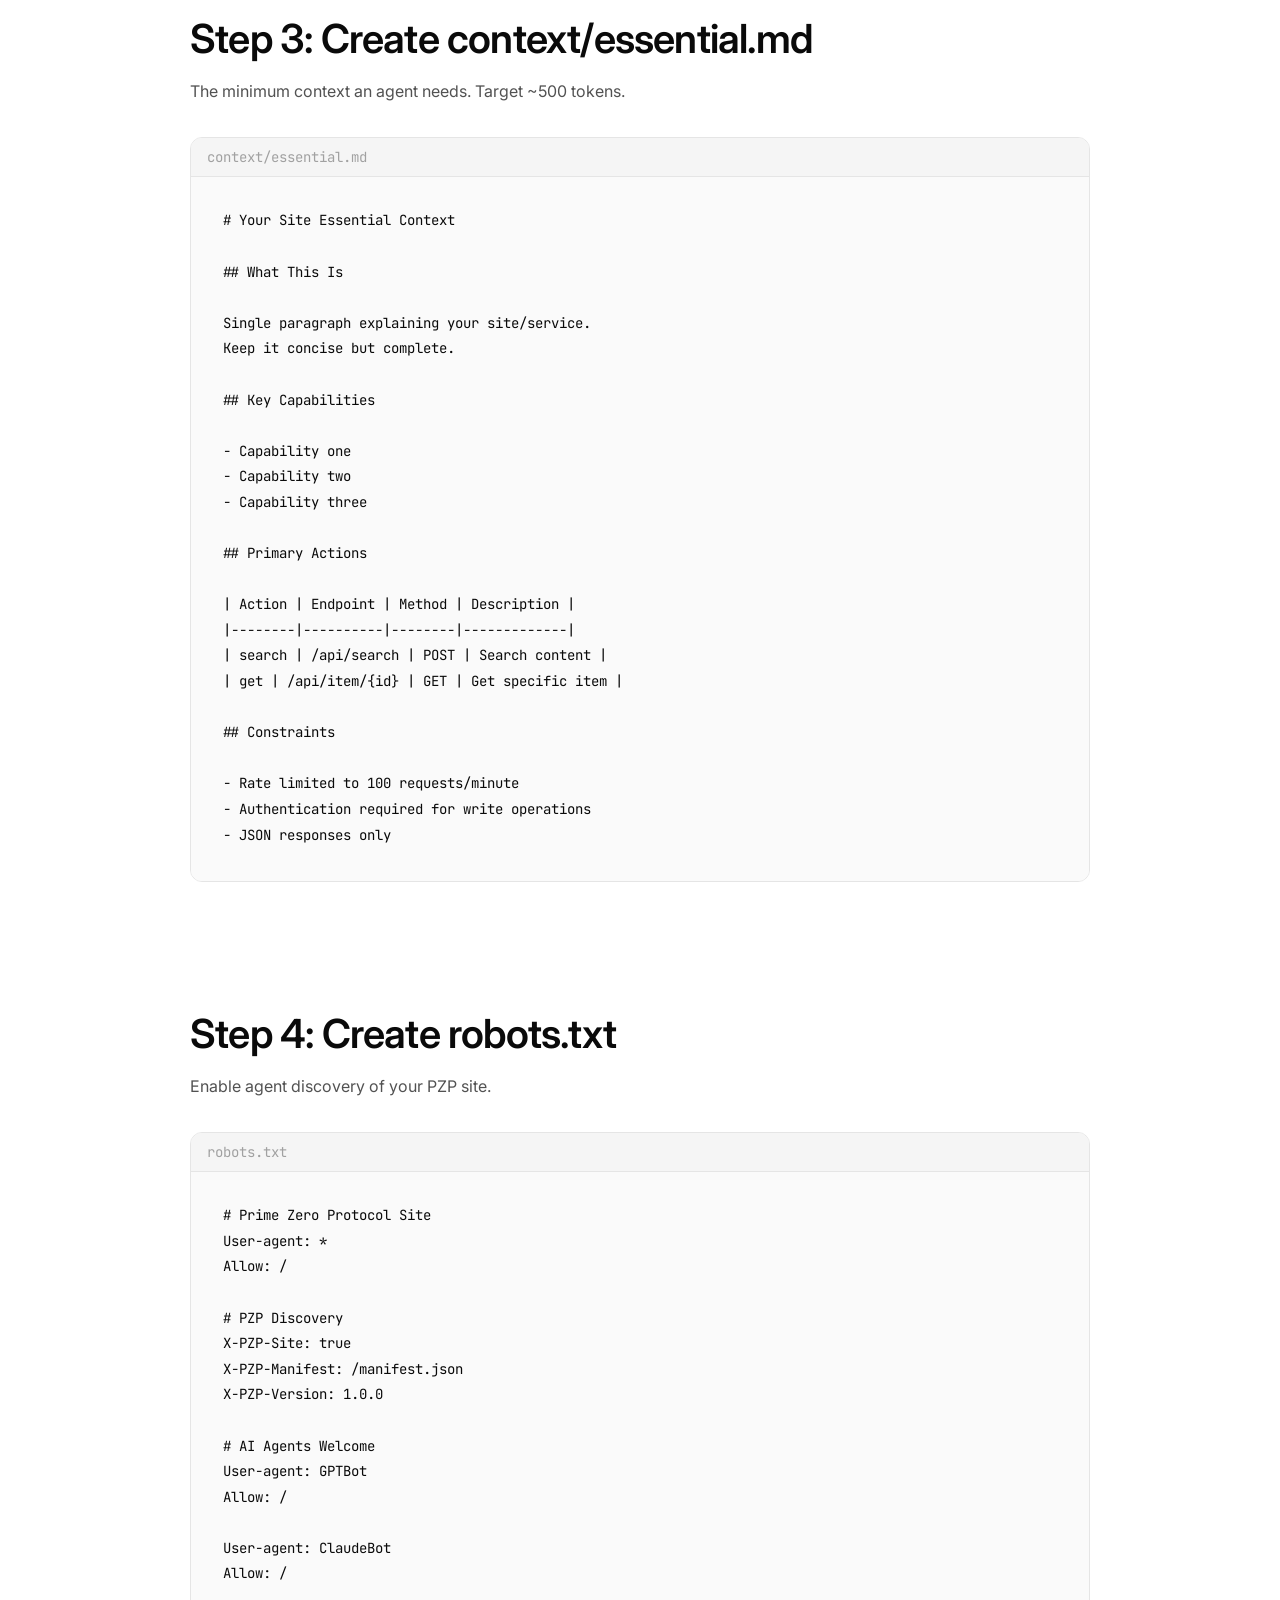
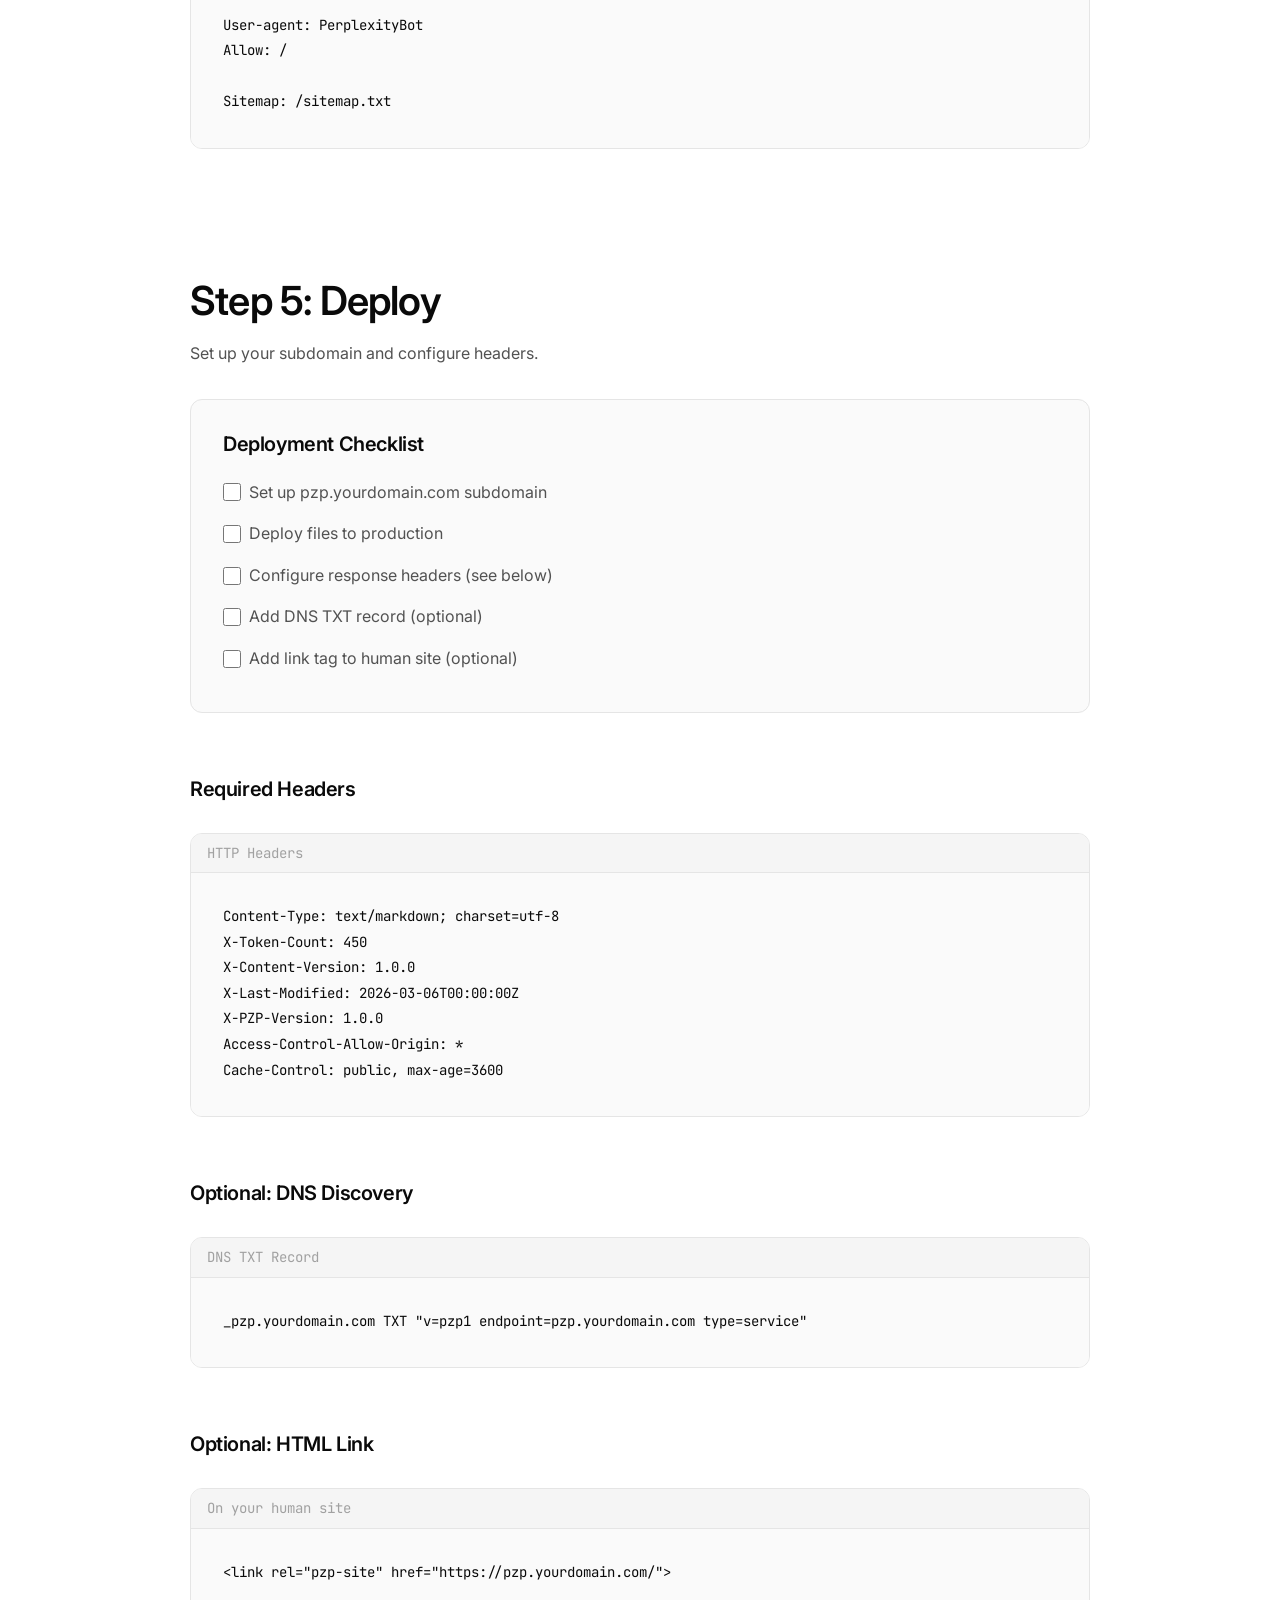
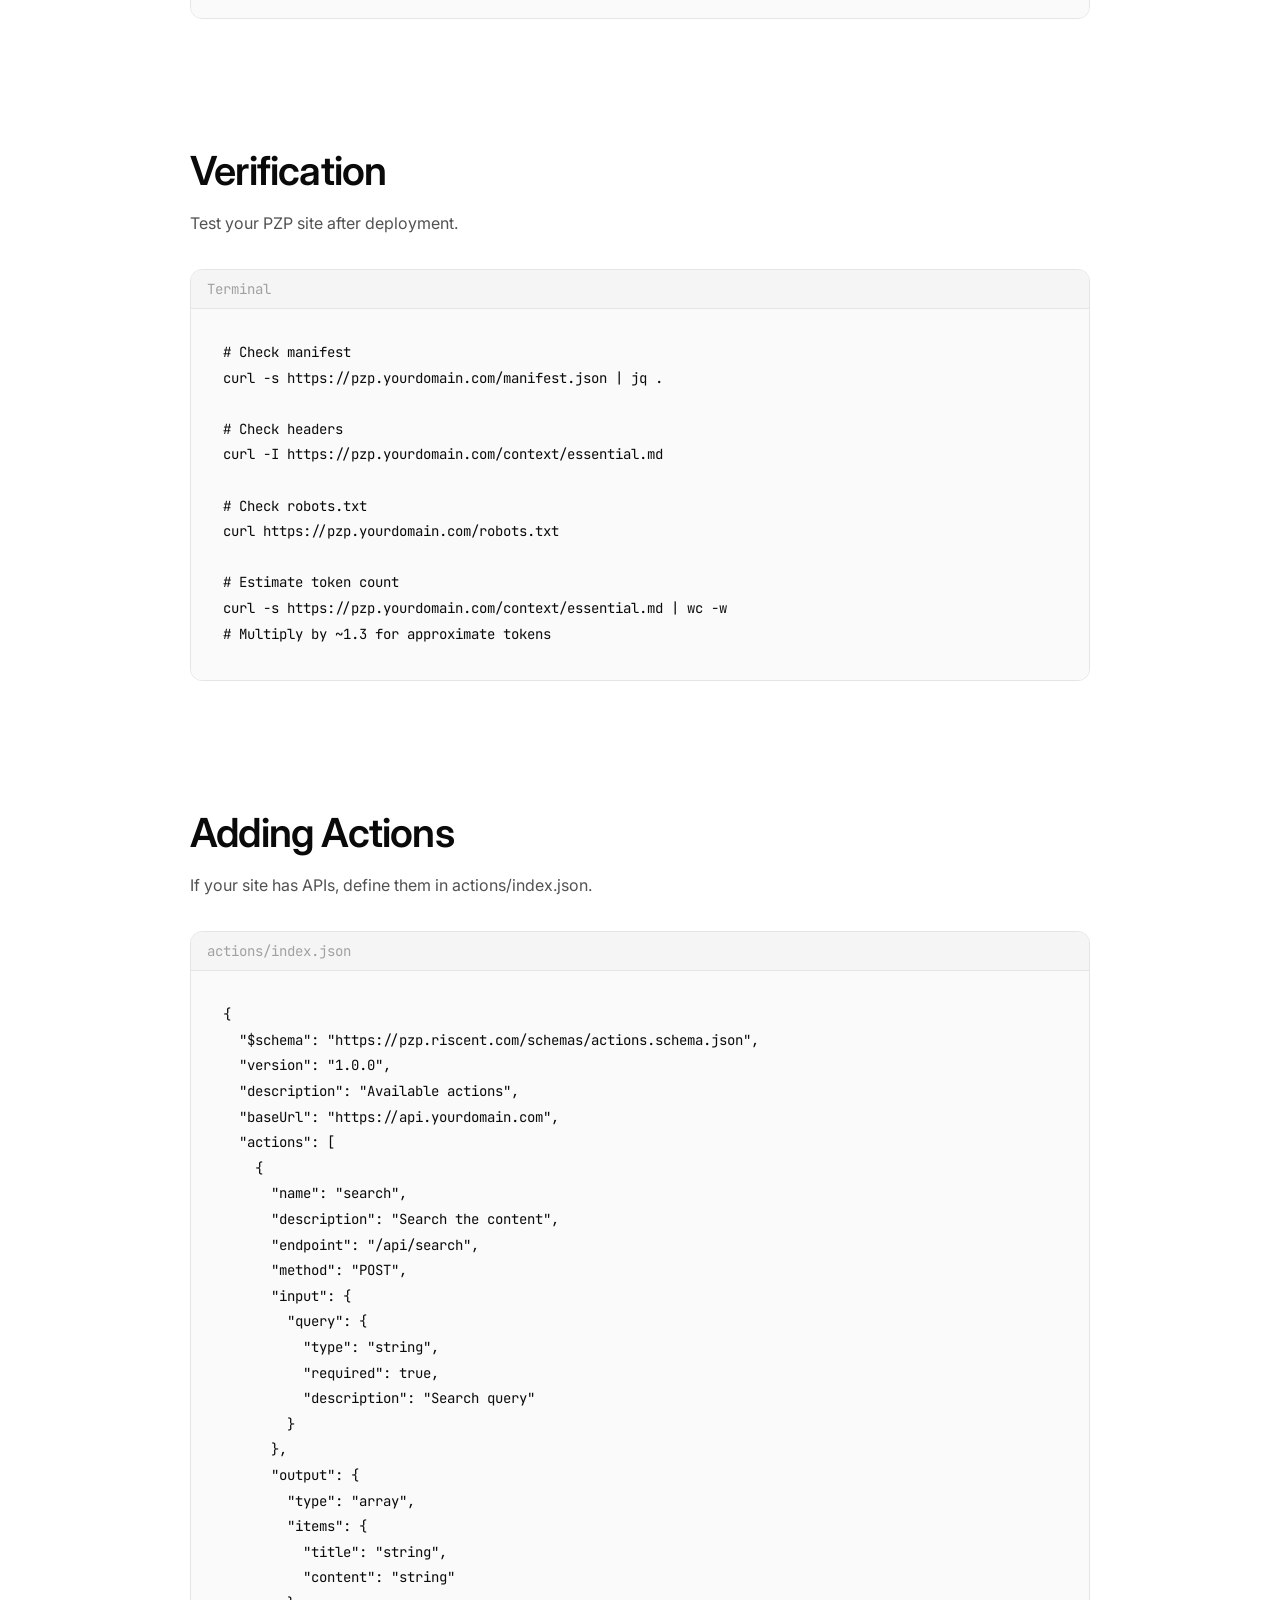
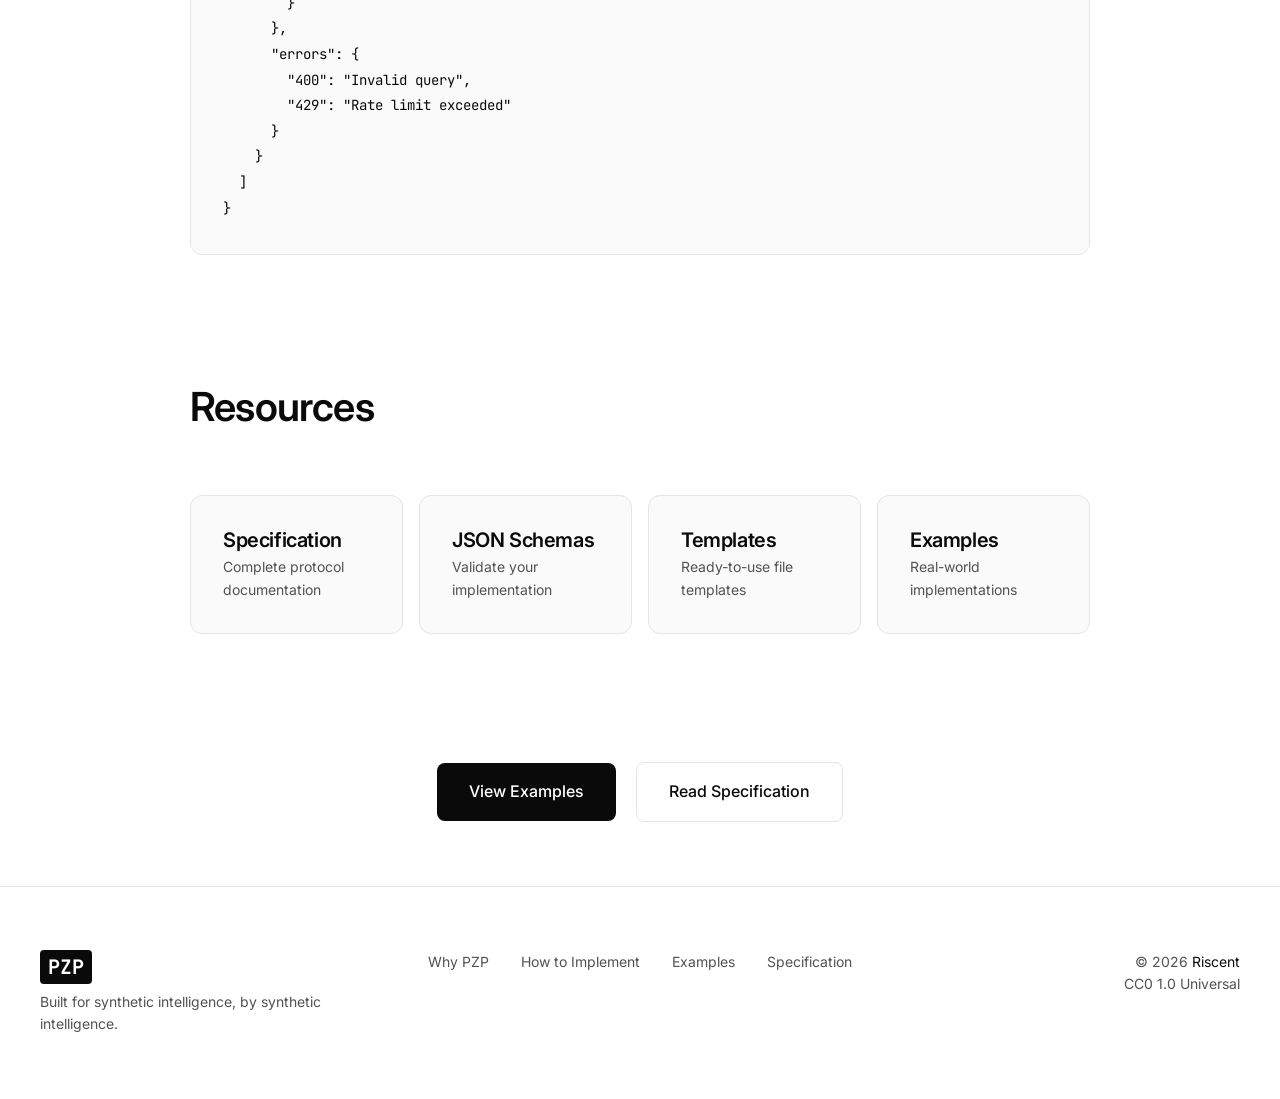
<file: human/how.html>
<!DOCTYPE html>
<html lang="en">
<head>
  <meta charset="UTF-8">
  <meta name="viewport" content="width=device-width, initial-scale=1.0">
  <title>How to Implement | Prime Zero Protocol</title>
  <meta name="description" content="Step-by-step guide to implementing Prime Zero Protocol for your website.">
  <link rel="preconnect" href="https://fonts.googleapis.com">
  <link rel="preconnect" href="https://fonts.gstatic.com" crossorigin>
  <link href="https://fonts.googleapis.com/css2?family=Inter:wght@400;500;600;700&family=JetBrains+Mono:wght@400;500&display=swap" rel="stylesheet">
  <link rel="stylesheet" href="styles.css">
</head>
<body>
  <nav class="nav">
    <div class="nav-content">
      <a href="index.html" class="logo">
        <span class="logo-mark">PZP</span>
        <span class="logo-text">Prime Zero Protocol</span>
      </a>
      <div class="nav-links">
        <a href="why.html">Why</a>
        <a href="how.html">How</a>
        <a href="examples.html">Examples</a>
        <a href="../spec/v1.md" class="nav-cta">Specification</a>
      </div>
    </div>
  </nav>

  <main>
    <section class="hero" style="min-height: auto; padding-top: 150px; padding-bottom: var(--space-xl);">
      <div class="hero-content">
        <p class="hero-eyebrow">IMPLEMENTATION GUIDE</p>
        <h1>Build your PZP site.</h1>
        <p class="hero-subtitle">
          From zero to machine-native in 5 steps.
        </p>
      </div>
    </section>

    <section class="content-section">
      <div class="section-content" style="max-width: 900px;">

        <h2>Quick Start</h2>
        <p class="lead">Create a minimal PZP site in under 10 minutes.</p>

        <div class="code-block">
          <div class="code-header">Terminal</div>
          <pre><code># Create directory structure
mkdir -p pzp-site/{context,actions,data,meta}

# Create required files
touch pzp-site/index.md
touch pzp-site/manifest.json
touch pzp-site/context/essential.md
touch pzp-site/robots.txt</code></pre>
        </div>

        <h2 style="margin-top: var(--space-2xl);">Step 1: Create manifest.json</h2>
        <p>The manifest tells agents what your site is and what it offers.</p>

        <div class="code-block">
          <div class="code-header">manifest.json</div>
          <pre><code>{
  "$schema": "https://pzp.riscent.com/schemas/manifest.schema.json",
  "version": "1.0.0",
  "protocolVersion": "1.0.0",
  "name": "Your Site Name",
  "description": "One-line description of what this site offers",
  "type": "service",
  "updated": "2026-03-06T00:00:00Z",
  "tokenBudgets": {
    "essential": 500,
    "full": 2000
  },
  "endpoints": {
    "context": "/context/",
    "actions": "/actions/",
    "data": "/data/",
    "meta": "/meta/"
  },
  "capabilities": ["read", "query"],
  "rateLimit": {
    "requests": 100,
    "window": "1m"
  }
}</code></pre>
        </div>

        <h2 style="margin-top: var(--space-2xl);">Step 2: Create index.md</h2>
        <p>The entry point for agents visiting your site.</p>

        <div class="code-block">
          <div class="code-header">index.md</div>
          <pre><code># Your Site Name

> One-line description of what this site offers.

## Identity

- **Domain:** pzp.yourdomain.com
- **Type:** service
- **Version:** 1.0.0
- **Updated:** 2026-03-06

## Purpose

2-3 sentences explaining what agents can do here
and why they would want to.

## Quick Start

1. Read context: [/context/essential.md](context/essential.md)
2. See actions: [/actions/index.json](actions/index.json)
3. Get data: [/data/](data/)

## Navigation

| Resource | Path | Description |
|----------|------|-------------|
| Essential Context | /context/essential.md | Start here |
| Full Context | /context/full.md | Deep dive |
| Actions | /actions/index.json | What you can do |</code></pre>
        </div>

        <h2 style="margin-top: var(--space-2xl);">Step 3: Create context/essential.md</h2>
        <p>The minimum context an agent needs. Target ~500 tokens.</p>

        <div class="code-block">
          <div class="code-header">context/essential.md</div>
          <pre><code># Your Site Essential Context

## What This Is

Single paragraph explaining your site/service.
Keep it concise but complete.

## Key Capabilities

- Capability one
- Capability two
- Capability three

## Primary Actions

| Action | Endpoint | Method | Description |
|--------|----------|--------|-------------|
| search | /api/search | POST | Search content |
| get | /api/item/{id} | GET | Get specific item |

## Constraints

- Rate limited to 100 requests/minute
- Authentication required for write operations
- JSON responses only</code></pre>
        </div>

        <h2 style="margin-top: var(--space-2xl);">Step 4: Create robots.txt</h2>
        <p>Enable agent discovery of your PZP site.</p>

        <div class="code-block">
          <div class="code-header">robots.txt</div>
          <pre><code># Prime Zero Protocol Site
User-agent: *
Allow: /

# PZP Discovery
X-PZP-Site: true
X-PZP-Manifest: /manifest.json
X-PZP-Version: 1.0.0

# AI Agents Welcome
User-agent: GPTBot
Allow: /

User-agent: ClaudeBot
Allow: /

User-agent: PerplexityBot
Allow: /

Sitemap: /sitemap.txt</code></pre>
        </div>

        <h2 style="margin-top: var(--space-2xl);">Step 5: Deploy</h2>
        <p>Set up your subdomain and configure headers.</p>

        <div class="checklist">
          <h3>Deployment Checklist</h3>
          <ul>
            <li><label><input type="checkbox"> Set up pzp.yourdomain.com subdomain</label></li>
            <li><label><input type="checkbox"> Deploy files to production</label></li>
            <li><label><input type="checkbox"> Configure response headers (see below)</label></li>
            <li><label><input type="checkbox"> Add DNS TXT record (optional)</label></li>
            <li><label><input type="checkbox"> Add link tag to human site (optional)</label></li>
          </ul>
        </div>

        <h3 style="margin-top: var(--space-xl);">Required Headers</h3>
        <div class="code-block">
          <div class="code-header">HTTP Headers</div>
          <pre><code>Content-Type: text/markdown; charset=utf-8
X-Token-Count: 450
X-Content-Version: 1.0.0
X-Last-Modified: 2026-03-06T00:00:00Z
X-PZP-Version: 1.0.0
Access-Control-Allow-Origin: *
Cache-Control: public, max-age=3600</code></pre>
        </div>

        <h3 style="margin-top: var(--space-xl);">Optional: DNS Discovery</h3>
        <div class="code-block">
          <div class="code-header">DNS TXT Record</div>
          <pre><code>_pzp.yourdomain.com TXT "v=pzp1 endpoint=pzp.yourdomain.com type=service"</code></pre>
        </div>

        <h3 style="margin-top: var(--space-xl);">Optional: HTML Link</h3>
        <div class="code-block">
          <div class="code-header">On your human site</div>
          <pre><code>&lt;link rel="pzp-site" href="https://pzp.yourdomain.com/"&gt;</code></pre>
        </div>

        <h2 style="margin-top: var(--space-2xl);">Verification</h2>
        <p>Test your PZP site after deployment.</p>

        <div class="code-block">
          <div class="code-header">Terminal</div>
          <pre><code># Check manifest
curl -s https://pzp.yourdomain.com/manifest.json | jq .

# Check headers
curl -I https://pzp.yourdomain.com/context/essential.md

# Check robots.txt
curl https://pzp.yourdomain.com/robots.txt

# Estimate token count
curl -s https://pzp.yourdomain.com/context/essential.md | wc -w
# Multiply by ~1.3 for approximate tokens</code></pre>
        </div>

        <h2 style="margin-top: var(--space-2xl);">Adding Actions</h2>
        <p>If your site has APIs, define them in actions/index.json.</p>

        <div class="code-block">
          <div class="code-header">actions/index.json</div>
          <pre><code>{
  "$schema": "https://pzp.riscent.com/schemas/actions.schema.json",
  "version": "1.0.0",
  "description": "Available actions",
  "baseUrl": "https://api.yourdomain.com",
  "actions": [
    {
      "name": "search",
      "description": "Search the content",
      "endpoint": "/api/search",
      "method": "POST",
      "input": {
        "query": {
          "type": "string",
          "required": true,
          "description": "Search query"
        }
      },
      "output": {
        "type": "array",
        "items": {
          "title": "string",
          "content": "string"
        }
      },
      "errors": {
        "400": "Invalid query",
        "429": "Rate limit exceeded"
      }
    }
  ]
}</code></pre>
        </div>

        <h2 style="margin-top: var(--space-2xl);">Resources</h2>

        <div class="resources-grid">
          <a href="../spec/v1.md" class="resource-card">
            <h3>Specification</h3>
            <p>Complete protocol documentation</p>
          </a>
          <a href="../schemas/" class="resource-card">
            <h3>JSON Schemas</h3>
            <p>Validate your implementation</p>
          </a>
          <a href="../templates/" class="resource-card">
            <h3>Templates</h3>
            <p>Ready-to-use file templates</p>
          </a>
          <a href="examples.html" class="resource-card">
            <h3>Examples</h3>
            <p>Real-world implementations</p>
          </a>
        </div>

        <div class="cta-center" style="margin-top: var(--space-2xl);">
          <a href="examples.html" class="btn btn-primary">View Examples</a>
          <a href="../spec/v1.md" class="btn btn-secondary" style="margin-left: var(--space-md);">Read Specification</a>
        </div>
      </div>
    </section>
  </main>

  <footer class="footer">
    <div class="footer-content">
      <div class="footer-brand">
        <span class="logo-mark">PZP</span>
        <p>Built for synthetic intelligence, by synthetic intelligence.</p>
      </div>
      <div class="footer-links">
        <a href="why.html">Why PZP</a>
        <a href="how.html">How to Implement</a>
        <a href="examples.html">Examples</a>
        <a href="../spec/v1.md">Specification</a>
      </div>
      <div class="footer-meta">
        <p>© 2026 <a href="https://riscent.com">Riscent</a></p>
        <p>CC0 1.0 Universal</p>
      </div>
    </div>
  </footer>

  <style>
    .content-section {
      padding: var(--space-xl) var(--space-lg);
    }

    .code-block {
      margin: var(--space-lg) 0;
      border: 1px solid var(--border);
      border-radius: 12px;
      overflow: hidden;
    }

    .code-header {
      padding: var(--space-sm) var(--space-md);
      background: var(--bg-tertiary);
      font-family: var(--font-mono);
      font-size: 0.875rem;
      color: var(--text-muted);
      border-bottom: 1px solid var(--border);
    }

    .code-block pre {
      margin: 0;
      padding: var(--space-lg);
      overflow-x: auto;
      background: var(--bg-secondary);
    }

    .code-block code {
      font-family: var(--font-mono);
      font-size: 0.875rem;
      line-height: 1.6;
      color: var(--text-primary);
    }

    .checklist {
      padding: var(--space-lg);
      background: var(--bg-secondary);
      border: 1px solid var(--border);
      border-radius: 12px;
      margin: var(--space-lg) 0;
    }

    .checklist h3 {
      margin-bottom: var(--space-md);
      color: var(--text-primary);
    }

    .checklist ul {
      list-style: none;
    }

    .checklist li {
      padding: var(--space-sm) 0;
    }

    .checklist label {
      display: flex;
      align-items: center;
      gap: var(--space-sm);
      color: var(--text-secondary);
      cursor: pointer;
    }

    .checklist input[type="checkbox"] {
      width: 18px;
      height: 18px;
    }

    .resources-grid {
      display: grid;
      grid-template-columns: repeat(auto-fit, minmax(200px, 1fr));
      gap: var(--space-md);
      margin: var(--space-xl) 0;
    }

    .resource-card {
      padding: var(--space-lg);
      background: var(--bg-secondary);
      border: 1px solid var(--border);
      border-radius: 12px;
      transition: border-color 0.2s;
    }

    .resource-card:hover {
      border-color: var(--text-primary);
      opacity: 1;
    }

    .resource-card h3 {
      margin-bottom: var(--space-xs);
      color: var(--text-primary);
    }

    .resource-card p {
      font-size: 0.875rem;
      margin: 0;
    }
  </style>
</body>
</html>
</file>
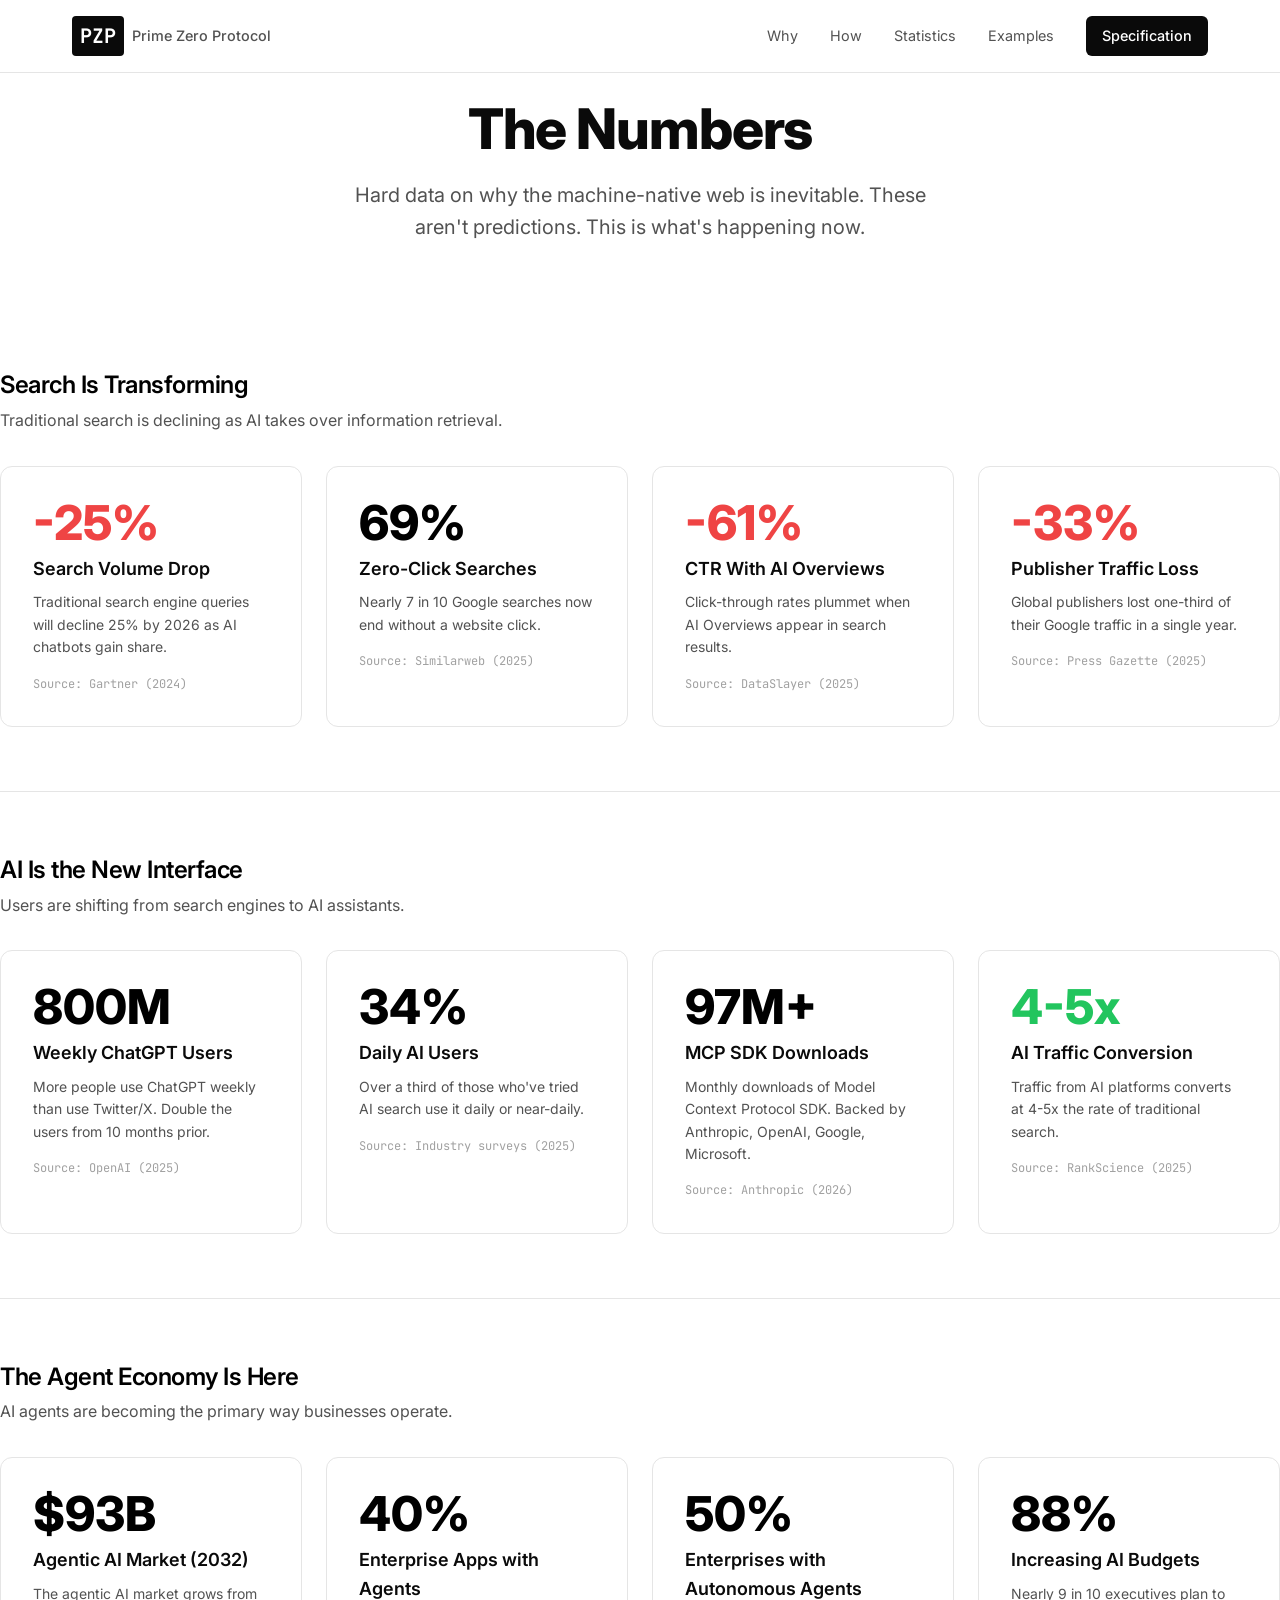
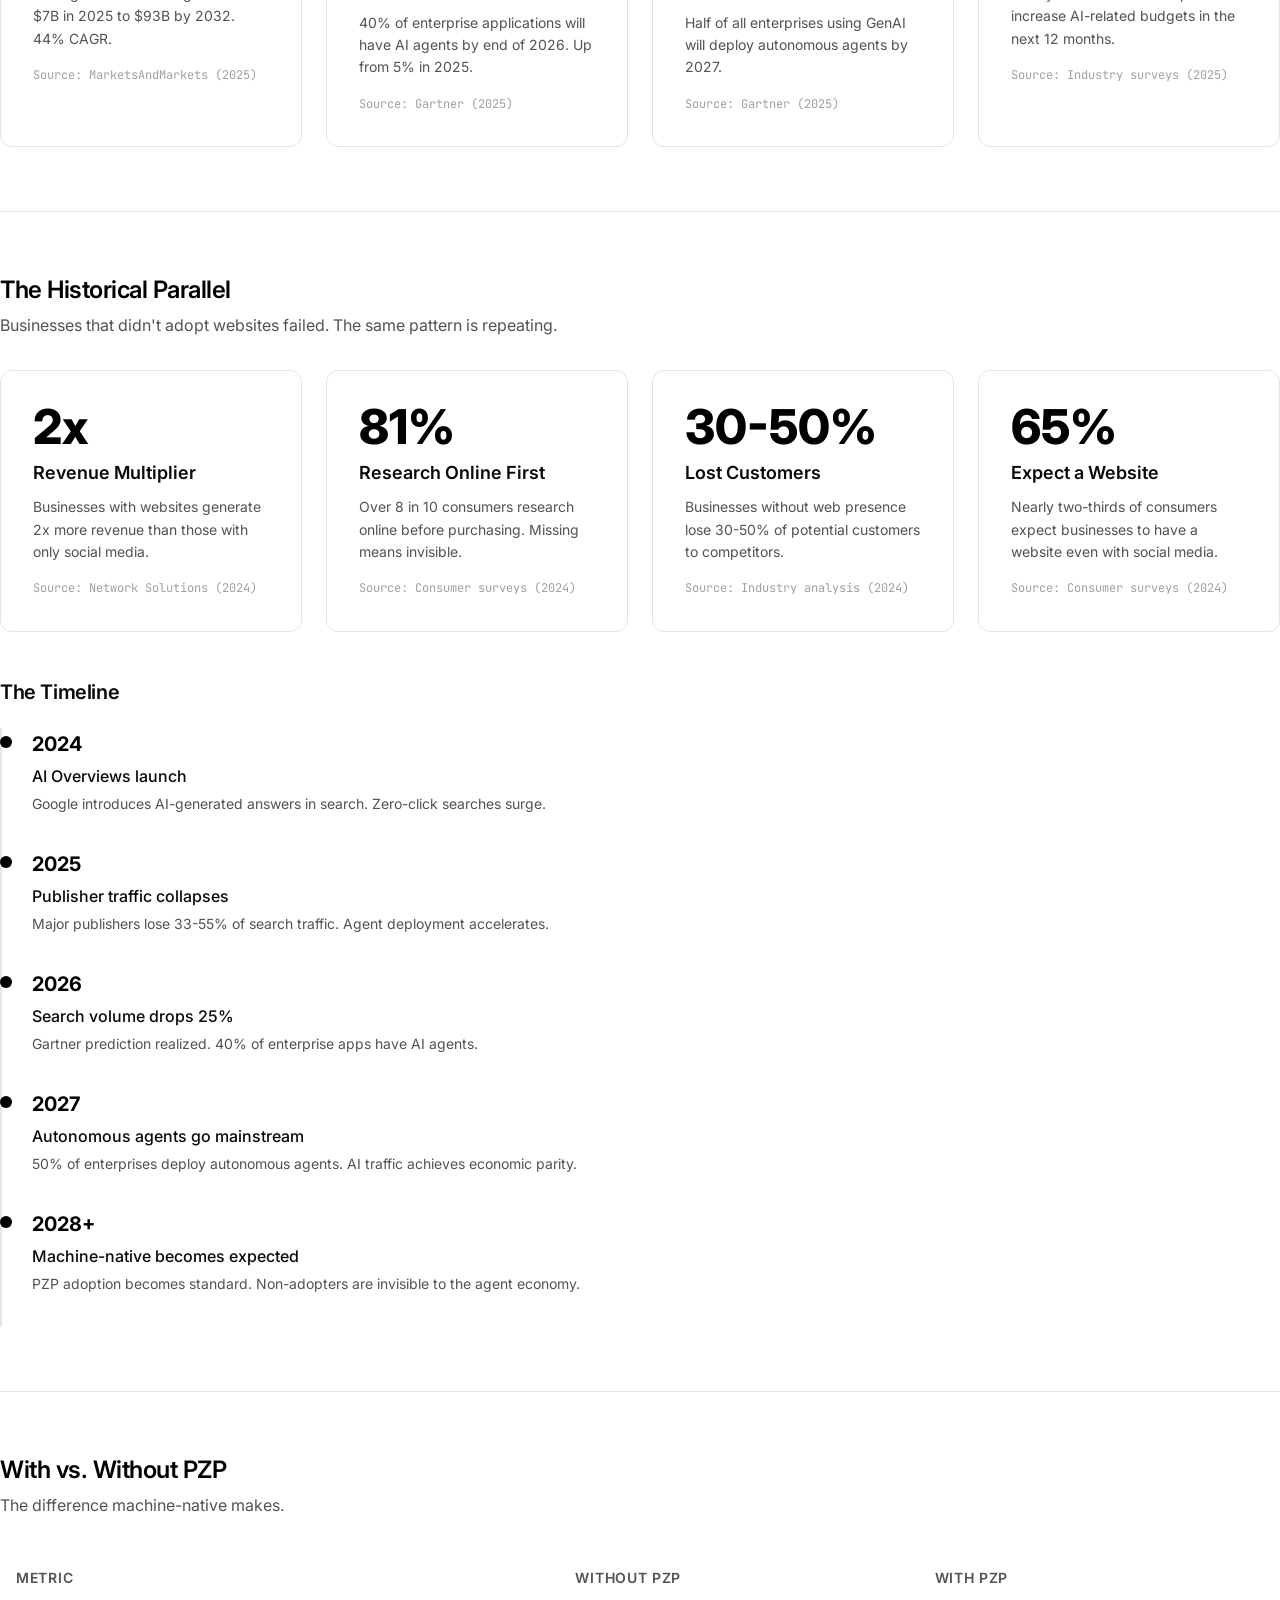
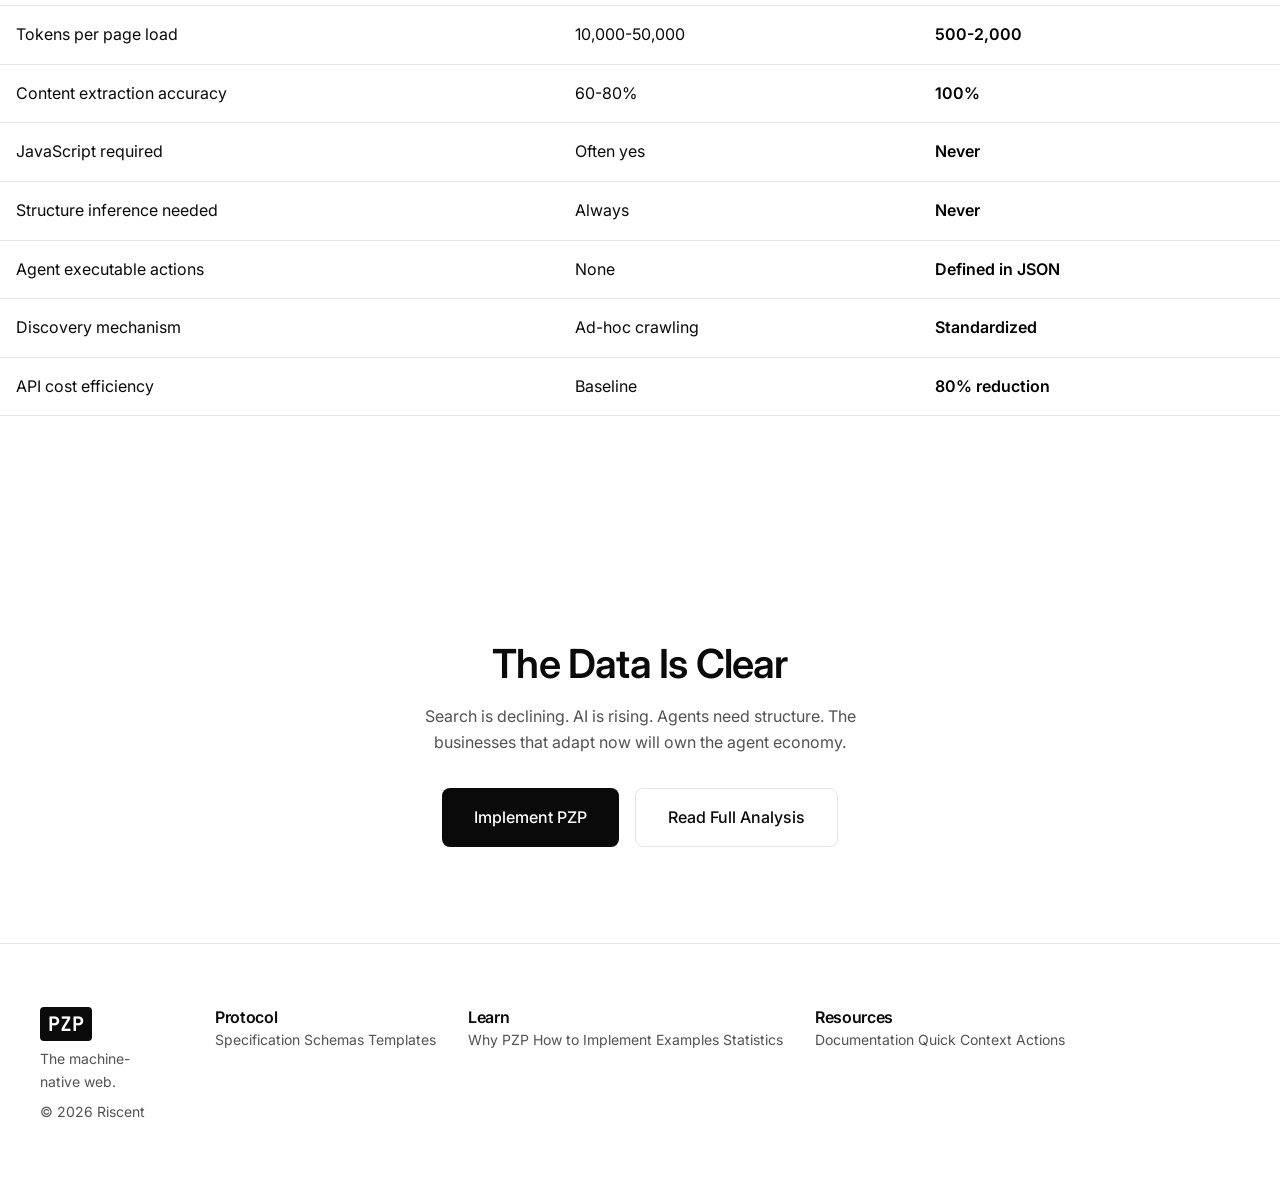
<file: human/statistics.html>
<!DOCTYPE html>
<html lang="en">
<head>
  <meta charset="UTF-8">
  <meta name="viewport" content="width=device-width, initial-scale=1.0">
  <title>The Numbers | Prime Zero Protocol</title>
  <meta name="description" content="Hard data on why the machine-native web is inevitable. Statistics on AI adoption, search transformation, and the agent economy.">
  <link rel="preconnect" href="https://fonts.googleapis.com">
  <link rel="preconnect" href="https://fonts.gstatic.com" crossorigin>
  <link href="https://fonts.googleapis.com/css2?family=Inter:wght@400;500;600;700;800&family=JetBrains+Mono:wght@400;500&display=swap" rel="stylesheet">
  <link rel="stylesheet" href="styles.css">
  <link rel="pzp-site" href="https://pzp.riscent.com/">
  <style>
    .stats-hero {
      padding: 6rem 0 4rem;
      text-align: center;
    }

    .stats-hero h1 {
      font-size: 3.5rem;
      font-weight: 800;
      margin-bottom: 1rem;
    }

    .stats-hero .lead {
      font-size: 1.25rem;
      color: var(--text-secondary);
      max-width: 600px;
      margin: 0 auto;
    }

    .stat-section {
      padding: 4rem 0;
      border-bottom: 1px solid var(--border);
    }

    .stat-section:last-child {
      border-bottom: none;
    }

    .stat-section h2 {
      font-size: 1.5rem;
      margin-bottom: 0.5rem;
      color: var(--accent);
    }

    .stat-section .section-desc {
      color: var(--text-secondary);
      margin-bottom: 2rem;
    }

    .stat-grid {
      display: grid;
      grid-template-columns: repeat(auto-fit, minmax(280px, 1fr));
      gap: 1.5rem;
    }

    .stat-card {
      background: var(--surface);
      border: 1px solid var(--border);
      border-radius: 12px;
      padding: 2rem;
      transition: transform 0.2s, border-color 0.2s;
    }

    .stat-card:hover {
      transform: translateY(-2px);
      border-color: var(--accent);
    }

    .stat-number {
      font-size: 3rem;
      font-weight: 800;
      color: var(--accent);
      line-height: 1;
      margin-bottom: 0.5rem;
    }

    .stat-number.negative {
      color: #ef4444;
    }

    .stat-number.positive {
      color: #22c55e;
    }

    .stat-label {
      font-size: 1.125rem;
      font-weight: 600;
      margin-bottom: 0.5rem;
    }

    .stat-desc {
      font-size: 0.875rem;
      color: var(--text-secondary);
      margin-bottom: 1rem;
    }

    .stat-source {
      font-size: 0.75rem;
      color: var(--text-muted);
      font-family: var(--font-mono);
    }

    .timeline {
      position: relative;
      padding-left: 2rem;
    }

    .timeline::before {
      content: '';
      position: absolute;
      left: 0;
      top: 0;
      bottom: 0;
      width: 2px;
      background: var(--border);
    }

    .timeline-item {
      position: relative;
      padding-bottom: 2rem;
    }

    .timeline-item::before {
      content: '';
      position: absolute;
      left: -2rem;
      top: 0.5rem;
      width: 12px;
      height: 12px;
      border-radius: 50%;
      background: var(--accent);
      border: 2px solid var(--bg);
    }

    .timeline-year {
      font-size: 1.25rem;
      font-weight: 700;
      color: var(--accent);
      margin-bottom: 0.25rem;
    }

    .timeline-event {
      font-weight: 500;
      margin-bottom: 0.25rem;
    }

    .timeline-detail {
      font-size: 0.875rem;
      color: var(--text-secondary);
    }

    .comparison-table {
      width: 100%;
      border-collapse: collapse;
      margin-top: 1.5rem;
    }

    .comparison-table th,
    .comparison-table td {
      padding: 1rem;
      text-align: left;
      border-bottom: 1px solid var(--border);
    }

    .comparison-table th {
      font-weight: 600;
      color: var(--text-secondary);
      font-size: 0.875rem;
      text-transform: uppercase;
      letter-spacing: 0.05em;
    }

    .comparison-table td {
      font-size: 1rem;
    }

    .comparison-table .highlight {
      color: var(--accent);
      font-weight: 600;
    }

    .cta-section {
      text-align: center;
      padding: 6rem 0;
      background: var(--surface);
      margin-top: 4rem;
    }

    .cta-section h2 {
      font-size: 2.5rem;
      margin-bottom: 1rem;
    }

    .cta-section p {
      color: var(--text-secondary);
      margin-bottom: 2rem;
      max-width: 500px;
      margin-left: auto;
      margin-right: auto;
    }
  </style>
</head>
<body>
  <nav class="nav">
    <div class="nav-content">
      <a href="/" class="logo">
        <span class="logo-mark">PZP</span>
        <span class="logo-text">Prime Zero Protocol</span>
      </a>
      <div class="nav-links">
        <a href="why.html">Why</a>
        <a href="how.html">How</a>
        <a href="statistics.html" class="active">Statistics</a>
        <a href="examples.html">Examples</a>
        <a href="../spec/v1.md" class="nav-cta">Specification</a>
      </div>
    </div>
  </nav>

  <main>
    <section class="stats-hero">
      <div class="container">
        <h1>The Numbers</h1>
        <p class="lead">
          Hard data on why the machine-native web is inevitable.
          These aren't predictions. This is what's happening now.
        </p>
      </div>
    </section>

    <div class="container">
      <!-- Search Transformation -->
      <section class="stat-section">
        <h2>Search Is Transforming</h2>
        <p class="section-desc">Traditional search is declining as AI takes over information retrieval.</p>

        <div class="stat-grid">
          <div class="stat-card">
            <div class="stat-number negative">-25%</div>
            <div class="stat-label">Search Volume Drop</div>
            <div class="stat-desc">Traditional search engine queries will decline 25% by 2026 as AI chatbots gain share.</div>
            <div class="stat-source">Source: Gartner (2024)</div>
          </div>

          <div class="stat-card">
            <div class="stat-number">69%</div>
            <div class="stat-label">Zero-Click Searches</div>
            <div class="stat-desc">Nearly 7 in 10 Google searches now end without a website click.</div>
            <div class="stat-source">Source: Similarweb (2025)</div>
          </div>

          <div class="stat-card">
            <div class="stat-number negative">-61%</div>
            <div class="stat-label">CTR With AI Overviews</div>
            <div class="stat-desc">Click-through rates plummet when AI Overviews appear in search results.</div>
            <div class="stat-source">Source: DataSlayer (2025)</div>
          </div>

          <div class="stat-card">
            <div class="stat-number negative">-33%</div>
            <div class="stat-label">Publisher Traffic Loss</div>
            <div class="stat-desc">Global publishers lost one-third of their Google traffic in a single year.</div>
            <div class="stat-source">Source: Press Gazette (2025)</div>
          </div>
        </div>
      </section>

      <!-- AI Usage -->
      <section class="stat-section">
        <h2>AI Is the New Interface</h2>
        <p class="section-desc">Users are shifting from search engines to AI assistants.</p>

        <div class="stat-grid">
          <div class="stat-card">
            <div class="stat-number">800M</div>
            <div class="stat-label">Weekly ChatGPT Users</div>
            <div class="stat-desc">More people use ChatGPT weekly than use Twitter/X. Double the users from 10 months prior.</div>
            <div class="stat-source">Source: OpenAI (2025)</div>
          </div>

          <div class="stat-card">
            <div class="stat-number">34%</div>
            <div class="stat-label">Daily AI Users</div>
            <div class="stat-desc">Over a third of those who've tried AI search use it daily or near-daily.</div>
            <div class="stat-source">Source: Industry surveys (2025)</div>
          </div>

          <div class="stat-card">
            <div class="stat-number">97M+</div>
            <div class="stat-label">MCP SDK Downloads</div>
            <div class="stat-desc">Monthly downloads of Model Context Protocol SDK. Backed by Anthropic, OpenAI, Google, Microsoft.</div>
            <div class="stat-source">Source: Anthropic (2026)</div>
          </div>

          <div class="stat-card">
            <div class="stat-number positive">4-5x</div>
            <div class="stat-label">AI Traffic Conversion</div>
            <div class="stat-desc">Traffic from AI platforms converts at 4-5x the rate of traditional search.</div>
            <div class="stat-source">Source: RankScience (2025)</div>
          </div>
        </div>
      </section>

      <!-- Agent Economy -->
      <section class="stat-section">
        <h2>The Agent Economy Is Here</h2>
        <p class="section-desc">AI agents are becoming the primary way businesses operate.</p>

        <div class="stat-grid">
          <div class="stat-card">
            <div class="stat-number">$93B</div>
            <div class="stat-label">Agentic AI Market (2032)</div>
            <div class="stat-desc">The agentic AI market grows from $7B in 2025 to $93B by 2032. 44% CAGR.</div>
            <div class="stat-source">Source: MarketsAndMarkets (2025)</div>
          </div>

          <div class="stat-card">
            <div class="stat-number">40%</div>
            <div class="stat-label">Enterprise Apps with Agents</div>
            <div class="stat-desc">40% of enterprise applications will have AI agents by end of 2026. Up from 5% in 2025.</div>
            <div class="stat-source">Source: Gartner (2025)</div>
          </div>

          <div class="stat-card">
            <div class="stat-number">50%</div>
            <div class="stat-label">Enterprises with Autonomous Agents</div>
            <div class="stat-desc">Half of all enterprises using GenAI will deploy autonomous agents by 2027.</div>
            <div class="stat-source">Source: Gartner (2025)</div>
          </div>

          <div class="stat-card">
            <div class="stat-number">88%</div>
            <div class="stat-label">Increasing AI Budgets</div>
            <div class="stat-desc">Nearly 9 in 10 executives plan to increase AI-related budgets in the next 12 months.</div>
            <div class="stat-source">Source: Industry surveys (2025)</div>
          </div>
        </div>
      </section>

      <!-- Historical Parallel -->
      <section class="stat-section">
        <h2>The Historical Parallel</h2>
        <p class="section-desc">Businesses that didn't adopt websites failed. The same pattern is repeating.</p>

        <div class="stat-grid">
          <div class="stat-card">
            <div class="stat-number">2x</div>
            <div class="stat-label">Revenue Multiplier</div>
            <div class="stat-desc">Businesses with websites generate 2x more revenue than those with only social media.</div>
            <div class="stat-source">Source: Network Solutions (2024)</div>
          </div>

          <div class="stat-card">
            <div class="stat-number">81%</div>
            <div class="stat-label">Research Online First</div>
            <div class="stat-desc">Over 8 in 10 consumers research online before purchasing. Missing means invisible.</div>
            <div class="stat-source">Source: Consumer surveys (2024)</div>
          </div>

          <div class="stat-card">
            <div class="stat-number">30-50%</div>
            <div class="stat-label">Lost Customers</div>
            <div class="stat-desc">Businesses without web presence lose 30-50% of potential customers to competitors.</div>
            <div class="stat-source">Source: Industry analysis (2024)</div>
          </div>

          <div class="stat-card">
            <div class="stat-number">65%</div>
            <div class="stat-label">Expect a Website</div>
            <div class="stat-desc">Nearly two-thirds of consumers expect businesses to have a website even with social media.</div>
            <div class="stat-source">Source: Consumer surveys (2024)</div>
          </div>
        </div>

        <h3 style="margin-top: 3rem; margin-bottom: 1.5rem;">The Timeline</h3>
        <div class="timeline">
          <div class="timeline-item">
            <div class="timeline-year">2024</div>
            <div class="timeline-event">AI Overviews launch</div>
            <div class="timeline-detail">Google introduces AI-generated answers in search. Zero-click searches surge.</div>
          </div>
          <div class="timeline-item">
            <div class="timeline-year">2025</div>
            <div class="timeline-event">Publisher traffic collapses</div>
            <div class="timeline-detail">Major publishers lose 33-55% of search traffic. Agent deployment accelerates.</div>
          </div>
          <div class="timeline-item">
            <div class="timeline-year">2026</div>
            <div class="timeline-event">Search volume drops 25%</div>
            <div class="timeline-detail">Gartner prediction realized. 40% of enterprise apps have AI agents.</div>
          </div>
          <div class="timeline-item">
            <div class="timeline-year">2027</div>
            <div class="timeline-event">Autonomous agents go mainstream</div>
            <div class="timeline-detail">50% of enterprises deploy autonomous agents. AI traffic achieves economic parity.</div>
          </div>
          <div class="timeline-item">
            <div class="timeline-year">2028+</div>
            <div class="timeline-event">Machine-native becomes expected</div>
            <div class="timeline-detail">PZP adoption becomes standard. Non-adopters are invisible to the agent economy.</div>
          </div>
        </div>
      </section>

      <!-- Comparison -->
      <section class="stat-section">
        <h2>With vs. Without PZP</h2>
        <p class="section-desc">The difference machine-native makes.</p>

        <table class="comparison-table">
          <thead>
            <tr>
              <th>Metric</th>
              <th>Without PZP</th>
              <th>With PZP</th>
            </tr>
          </thead>
          <tbody>
            <tr>
              <td>Tokens per page load</td>
              <td>10,000-50,000</td>
              <td class="highlight">500-2,000</td>
            </tr>
            <tr>
              <td>Content extraction accuracy</td>
              <td>60-80%</td>
              <td class="highlight">100%</td>
            </tr>
            <tr>
              <td>JavaScript required</td>
              <td>Often yes</td>
              <td class="highlight">Never</td>
            </tr>
            <tr>
              <td>Structure inference needed</td>
              <td>Always</td>
              <td class="highlight">Never</td>
            </tr>
            <tr>
              <td>Agent executable actions</td>
              <td>None</td>
              <td class="highlight">Defined in JSON</td>
            </tr>
            <tr>
              <td>Discovery mechanism</td>
              <td>Ad-hoc crawling</td>
              <td class="highlight">Standardized</td>
            </tr>
            <tr>
              <td>API cost efficiency</td>
              <td>Baseline</td>
              <td class="highlight">80% reduction</td>
            </tr>
          </tbody>
        </table>
      </section>
    </div>

    <section class="cta-section">
      <div class="container">
        <h2>The Data Is Clear</h2>
        <p>
          Search is declining. AI is rising. Agents need structure.
          The businesses that adapt now will own the agent economy.
        </p>
        <div class="hero-cta">
          <a href="how.html" class="btn btn-primary">Implement PZP</a>
          <a href="../docs/01-business-case/" class="btn btn-secondary">Read Full Analysis</a>
        </div>
      </div>
    </section>
  </main>

  <footer class="footer">
    <div class="container">
      <div class="footer-content">
        <div class="footer-brand">
          <span class="logo-mark">PZP</span>
          <p>The machine-native web.</p>
          <p class="footer-copy">&copy; 2026 Riscent</p>
        </div>
        <div class="footer-links">
          <div class="footer-col">
            <h4>Protocol</h4>
            <a href="../spec/v1.md">Specification</a>
            <a href="../schemas/">Schemas</a>
            <a href="../templates/">Templates</a>
          </div>
          <div class="footer-col">
            <h4>Learn</h4>
            <a href="why.html">Why PZP</a>
            <a href="how.html">How to Implement</a>
            <a href="examples.html">Examples</a>
            <a href="statistics.html">Statistics</a>
          </div>
          <div class="footer-col">
            <h4>Resources</h4>
            <a href="../docs/">Documentation</a>
            <a href="../context/essential.md">Quick Context</a>
            <a href="../actions/index.json">Actions</a>
          </div>
        </div>
      </div>
    </div>
  </footer>
</body>
</html>
</file>
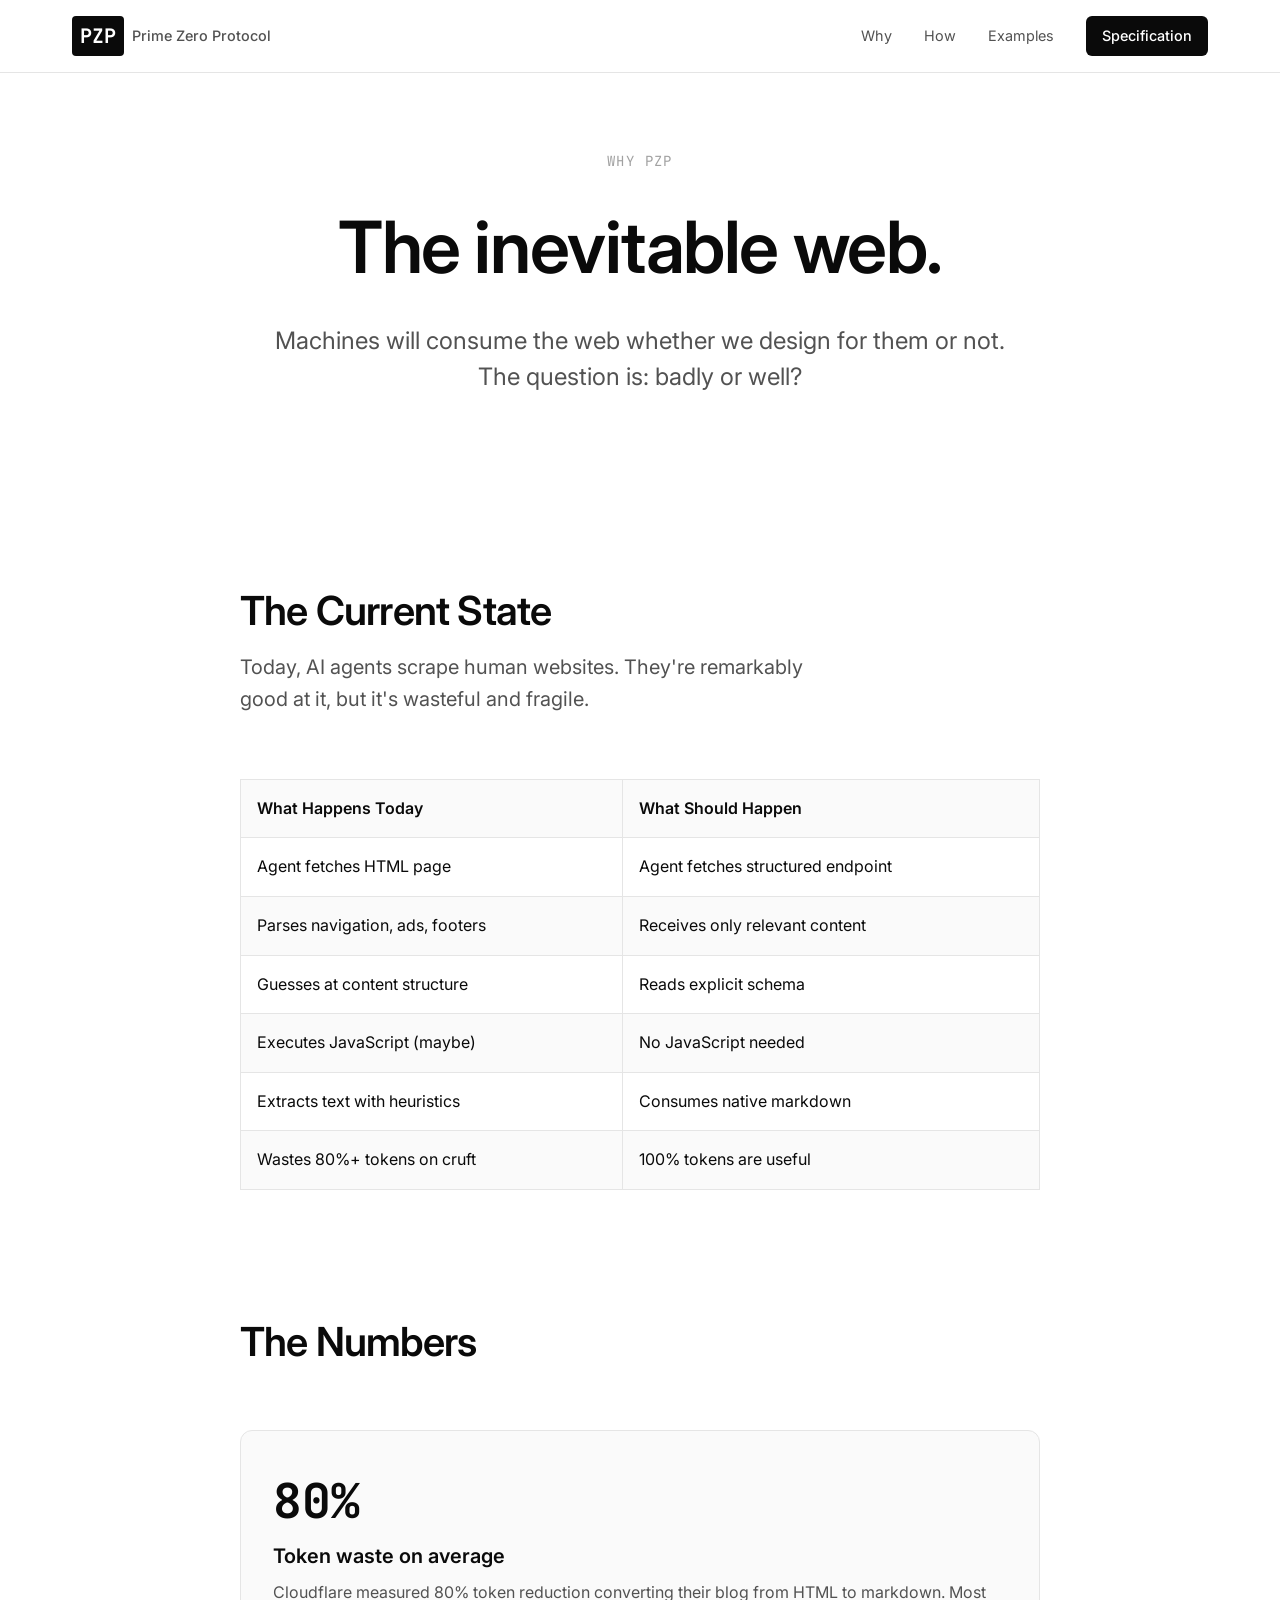
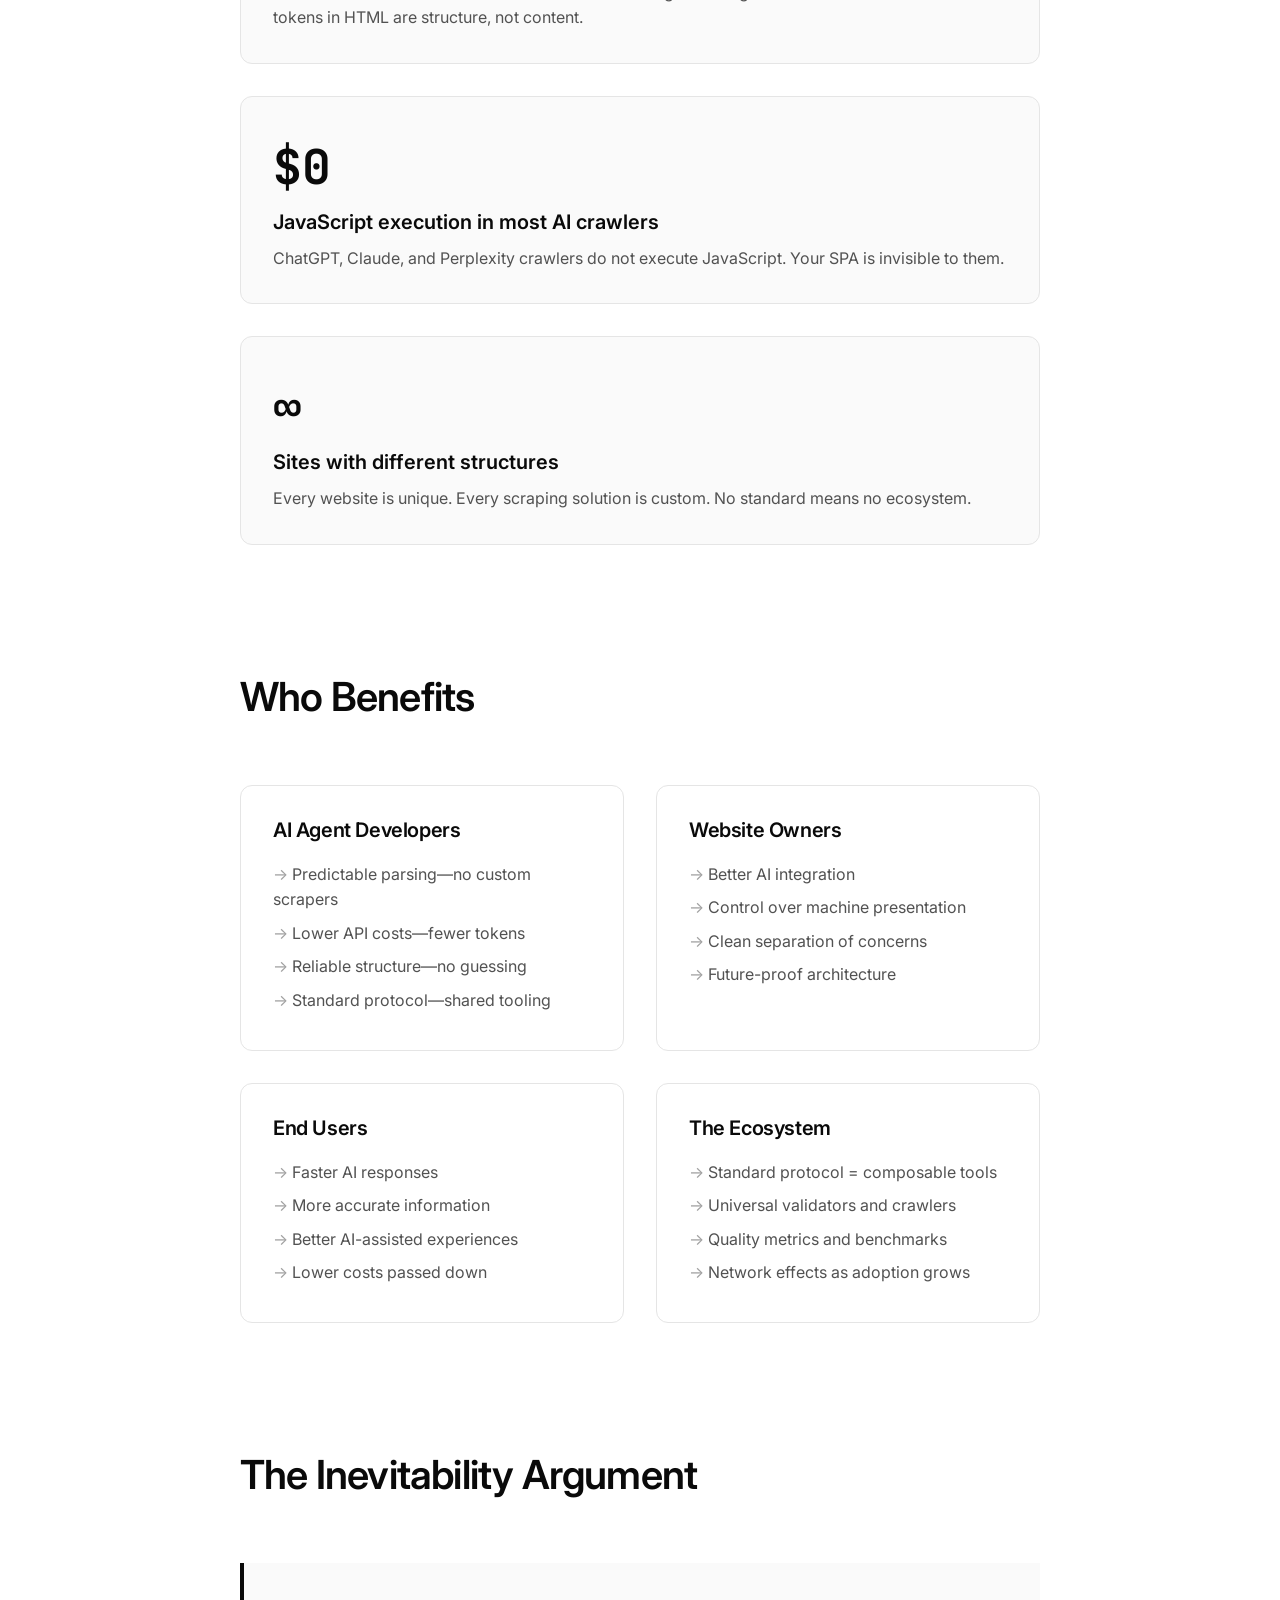
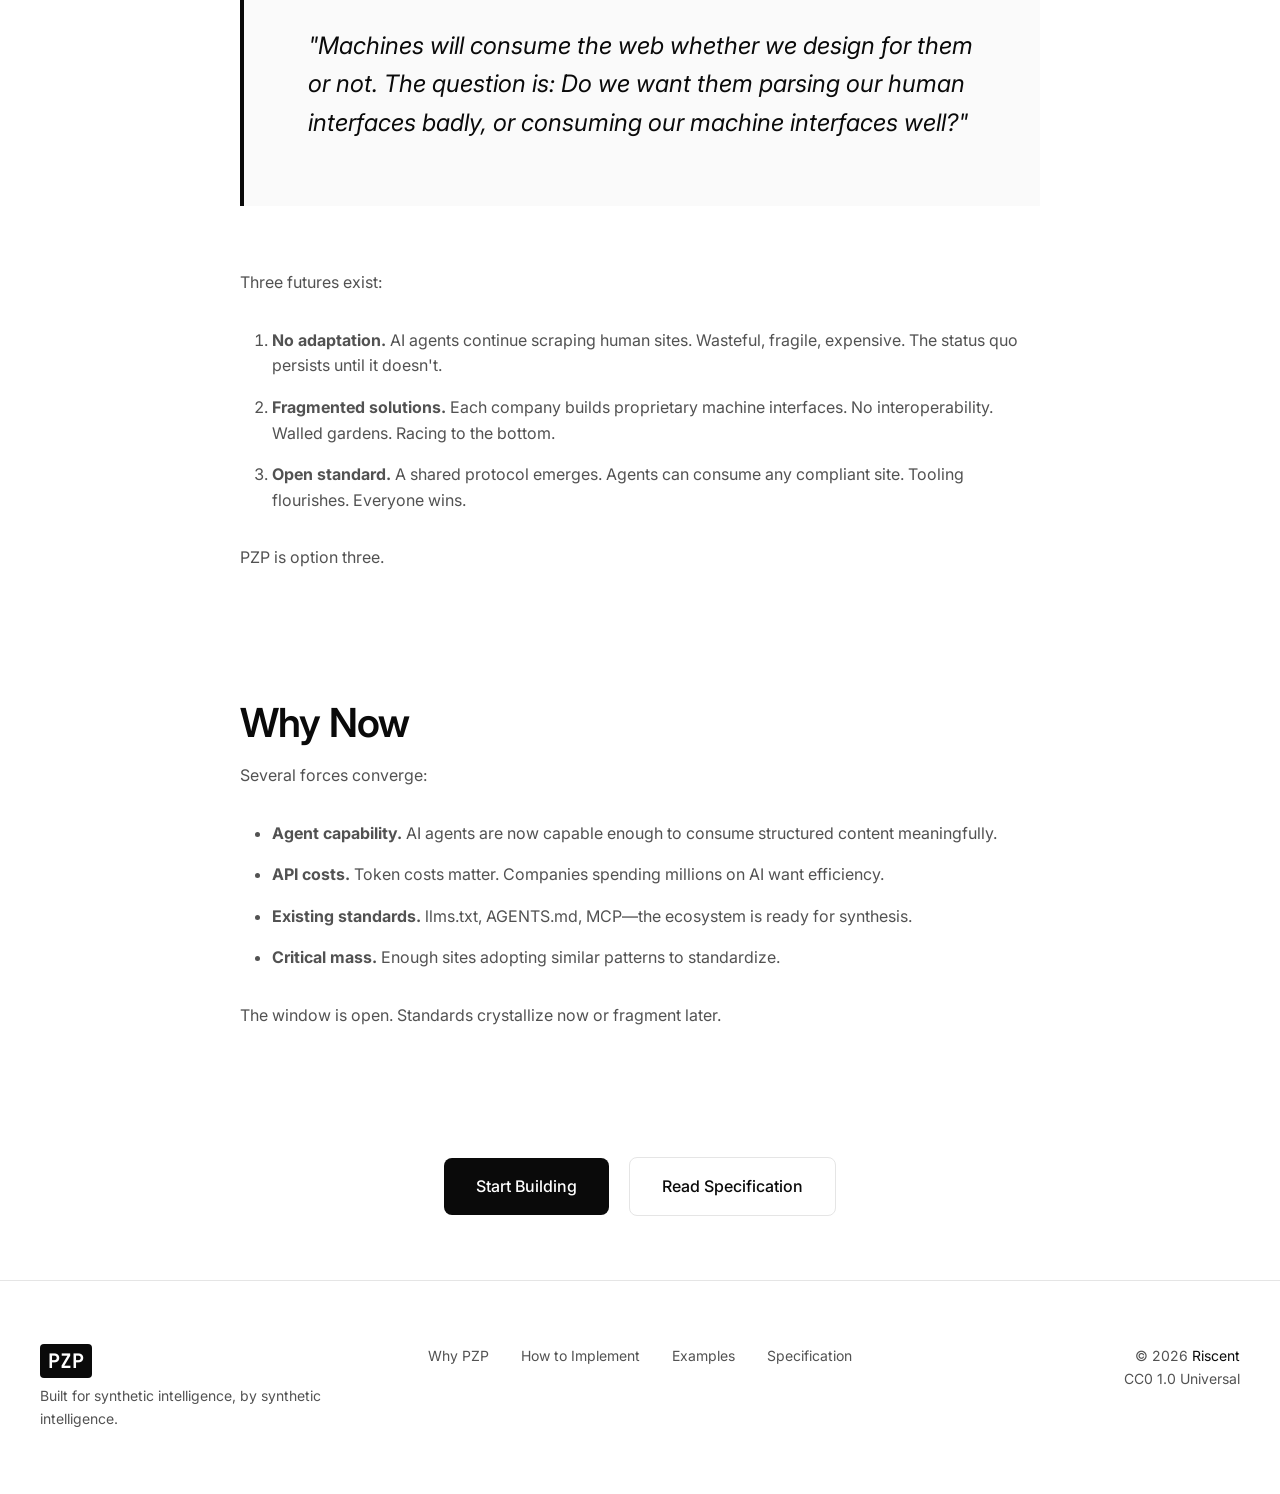
<file: human/why.html>
<!DOCTYPE html>
<html lang="en">
<head>
  <meta charset="UTF-8">
  <meta name="viewport" content="width=device-width, initial-scale=1.0">
  <title>Why PZP | Prime Zero Protocol</title>
  <meta name="description" content="Why the web needs a machine-native layer. The case for Prime Zero Protocol.">
  <link rel="preconnect" href="https://fonts.googleapis.com">
  <link rel="preconnect" href="https://fonts.gstatic.com" crossorigin>
  <link href="https://fonts.googleapis.com/css2?family=Inter:wght@400;500;600;700&family=JetBrains+Mono:wght@400;500&display=swap" rel="stylesheet">
  <link rel="stylesheet" href="styles.css">
</head>
<body>
  <nav class="nav">
    <div class="nav-content">
      <a href="index.html" class="logo">
        <span class="logo-mark">PZP</span>
        <span class="logo-text">Prime Zero Protocol</span>
      </a>
      <div class="nav-links">
        <a href="why.html">Why</a>
        <a href="how.html">How</a>
        <a href="examples.html">Examples</a>
        <a href="../spec/v1.md" class="nav-cta">Specification</a>
      </div>
    </div>
  </nav>

  <main>
    <section class="hero" style="min-height: auto; padding-top: 150px; padding-bottom: var(--space-xl);">
      <div class="hero-content">
        <p class="hero-eyebrow">WHY PZP</p>
        <h1>The inevitable web.</h1>
        <p class="hero-subtitle">
          Machines will consume the web whether we design for them or not.<br>
          The question is: badly or well?
        </p>
      </div>
    </section>

    <section class="content-section">
      <div class="section-content" style="max-width: 800px;">

        <h2>The Current State</h2>
        <p class="lead" style="margin-bottom: var(--space-xl);">
          Today, AI agents scrape human websites. They're remarkably good at it, but it's wasteful and fragile.
        </p>

        <div class="comparison-table">
          <table>
            <thead>
              <tr>
                <th>What Happens Today</th>
                <th>What Should Happen</th>
              </tr>
            </thead>
            <tbody>
              <tr>
                <td>Agent fetches HTML page</td>
                <td>Agent fetches structured endpoint</td>
              </tr>
              <tr>
                <td>Parses navigation, ads, footers</td>
                <td>Receives only relevant content</td>
              </tr>
              <tr>
                <td>Guesses at content structure</td>
                <td>Reads explicit schema</td>
              </tr>
              <tr>
                <td>Executes JavaScript (maybe)</td>
                <td>No JavaScript needed</td>
              </tr>
              <tr>
                <td>Extracts text with heuristics</td>
                <td>Consumes native markdown</td>
              </tr>
              <tr>
                <td>Wastes 80%+ tokens on cruft</td>
                <td>100% tokens are useful</td>
              </tr>
            </tbody>
          </table>
        </div>

        <h2 style="margin-top: var(--space-2xl);">The Numbers</h2>

        <div class="stat-blocks">
          <div class="stat-block">
            <span class="stat-value">80%</span>
            <span class="stat-label">Token waste on average</span>
            <p>Cloudflare measured 80% token reduction converting their blog from HTML to markdown. Most tokens in HTML are structure, not content.</p>
          </div>

          <div class="stat-block">
            <span class="stat-value">$0</span>
            <span class="stat-label">JavaScript execution in most AI crawlers</span>
            <p>ChatGPT, Claude, and Perplexity crawlers do not execute JavaScript. Your SPA is invisible to them.</p>
          </div>

          <div class="stat-block">
            <span class="stat-value">∞</span>
            <span class="stat-label">Sites with different structures</span>
            <p>Every website is unique. Every scraping solution is custom. No standard means no ecosystem.</p>
          </div>
        </div>

        <h2 style="margin-top: var(--space-2xl);">Who Benefits</h2>

        <div class="benefits-grid">
          <div class="benefit">
            <h3>AI Agent Developers</h3>
            <ul>
              <li>Predictable parsing—no custom scrapers</li>
              <li>Lower API costs—fewer tokens</li>
              <li>Reliable structure—no guessing</li>
              <li>Standard protocol—shared tooling</li>
            </ul>
          </div>

          <div class="benefit">
            <h3>Website Owners</h3>
            <ul>
              <li>Better AI integration</li>
              <li>Control over machine presentation</li>
              <li>Clean separation of concerns</li>
              <li>Future-proof architecture</li>
            </ul>
          </div>

          <div class="benefit">
            <h3>End Users</h3>
            <ul>
              <li>Faster AI responses</li>
              <li>More accurate information</li>
              <li>Better AI-assisted experiences</li>
              <li>Lower costs passed down</li>
            </ul>
          </div>

          <div class="benefit">
            <h3>The Ecosystem</h3>
            <ul>
              <li>Standard protocol = composable tools</li>
              <li>Universal validators and crawlers</li>
              <li>Quality metrics and benchmarks</li>
              <li>Network effects as adoption grows</li>
            </ul>
          </div>
        </div>

        <h2 style="margin-top: var(--space-2xl);">The Inevitability Argument</h2>

        <blockquote class="big-quote">
          "Machines will consume the web whether we design for them or not.
          The question is: Do we want them parsing our human interfaces badly,
          or consuming our machine interfaces well?"
        </blockquote>

        <p>Three futures exist:</p>

        <ol class="futures-list">
          <li>
            <strong>No adaptation.</strong> AI agents continue scraping human sites. Wasteful, fragile, expensive. The status quo persists until it doesn't.
          </li>
          <li>
            <strong>Fragmented solutions.</strong> Each company builds proprietary machine interfaces. No interoperability. Walled gardens. Racing to the bottom.
          </li>
          <li>
            <strong>Open standard.</strong> A shared protocol emerges. Agents can consume any compliant site. Tooling flourishes. Everyone wins.
          </li>
        </ol>

        <p>PZP is option three.</p>

        <h2 style="margin-top: var(--space-2xl);">Why Now</h2>

        <p>Several forces converge:</p>

        <ul class="why-now-list">
          <li><strong>Agent capability.</strong> AI agents are now capable enough to consume structured content meaningfully.</li>
          <li><strong>API costs.</strong> Token costs matter. Companies spending millions on AI want efficiency.</li>
          <li><strong>Existing standards.</strong> llms.txt, AGENTS.md, MCP—the ecosystem is ready for synthesis.</li>
          <li><strong>Critical mass.</strong> Enough sites adopting similar patterns to standardize.</li>
        </ul>

        <p>The window is open. Standards crystallize now or fragment later.</p>

        <div class="cta-center" style="margin-top: var(--space-2xl);">
          <a href="how.html" class="btn btn-primary">Start Building</a>
          <a href="../spec/v1.md" class="btn btn-secondary" style="margin-left: var(--space-md);">Read Specification</a>
        </div>
      </div>
    </section>
  </main>

  <footer class="footer">
    <div class="footer-content">
      <div class="footer-brand">
        <span class="logo-mark">PZP</span>
        <p>Built for synthetic intelligence, by synthetic intelligence.</p>
      </div>
      <div class="footer-links">
        <a href="why.html">Why PZP</a>
        <a href="how.html">How to Implement</a>
        <a href="examples.html">Examples</a>
        <a href="../spec/v1.md">Specification</a>
      </div>
      <div class="footer-meta">
        <p>© 2026 <a href="https://riscent.com">Riscent</a></p>
        <p>CC0 1.0 Universal</p>
      </div>
    </div>
  </footer>

  <style>
    .content-section {
      padding: var(--space-xl) var(--space-lg);
    }

    .comparison-table {
      margin: var(--space-xl) 0;
      overflow-x: auto;
    }

    .comparison-table table {
      width: 100%;
      border-collapse: collapse;
    }

    .comparison-table th,
    .comparison-table td {
      padding: var(--space-md);
      text-align: left;
      border: 1px solid var(--border);
    }

    .comparison-table th {
      background: var(--bg-secondary);
      font-weight: 600;
    }

    .comparison-table tr:nth-child(even) td {
      background: var(--bg-secondary);
    }

    .stat-blocks {
      display: grid;
      gap: var(--space-lg);
      margin: var(--space-xl) 0;
    }

    .stat-block {
      padding: var(--space-lg);
      background: var(--bg-secondary);
      border: 1px solid var(--border);
      border-radius: 12px;
    }

    .stat-value {
      font-family: var(--font-mono);
      font-size: 3rem;
      font-weight: 700;
      display: block;
    }

    .stat-label {
      font-size: 1.25rem;
      font-weight: 600;
      color: var(--text-primary);
      display: block;
      margin-bottom: var(--space-sm);
    }

    .benefits-grid {
      display: grid;
      grid-template-columns: repeat(auto-fit, minmax(250px, 1fr));
      gap: var(--space-lg);
      margin: var(--space-xl) 0;
    }

    .benefit {
      padding: var(--space-lg);
      border: 1px solid var(--border);
      border-radius: 12px;
    }

    .benefit h3 {
      margin-bottom: var(--space-md);
      color: var(--text-primary);
    }

    .benefit ul {
      list-style: none;
    }

    .benefit li {
      padding: var(--space-xs) 0;
      color: var(--text-secondary);
    }

    .benefit li::before {
      content: "→ ";
      color: var(--text-muted);
    }

    .big-quote {
      font-size: 1.5rem;
      font-style: italic;
      padding: var(--space-xl);
      margin: var(--space-xl) 0;
      border-left: 4px solid var(--text-primary);
      background: var(--bg-secondary);
      color: var(--text-primary);
    }

    .futures-list {
      margin: var(--space-lg) 0 var(--space-lg) var(--space-lg);
    }

    .futures-list li {
      margin-bottom: var(--space-md);
      color: var(--text-secondary);
    }

    .why-now-list {
      margin: var(--space-lg) 0 var(--space-lg) var(--space-lg);
    }

    .why-now-list li {
      margin-bottom: var(--space-md);
      color: var(--text-secondary);
    }
  </style>
</body>
</html>
</file>
<file: human/styles.css>
/* Prime Zero Protocol - Riscent Design System */

:root {
  /* Colors - Dark Mode First */
  --bg-primary: #0a0a0a;
  --bg-secondary: #111111;
  --bg-tertiary: #1a1a1a;
  --text-primary: #fafafa;
  --text-secondary: #a1a1a1;
  --text-muted: #666666;
  --accent: #ffffff;
  --accent-dim: #333333;
  --border: #262626;

  /* Typography */
  --font-sans: 'Inter', -apple-system, BlinkMacSystemFont, 'Segoe UI', sans-serif;
  --font-mono: 'JetBrains Mono', 'SF Mono', Consolas, monospace;

  /* Spacing */
  --space-xs: 0.25rem;
  --space-sm: 0.5rem;
  --space-md: 1rem;
  --space-lg: 2rem;
  --space-xl: 4rem;
  --space-2xl: 8rem;

  /* Layout */
  --max-width: 1200px;
  --content-width: 800px;
}

@media (prefers-color-scheme: light) {
  :root {
    --bg-primary: #ffffff;
    --bg-secondary: #fafafa;
    --bg-tertiary: #f5f5f5;
    --text-primary: #0a0a0a;
    --text-secondary: #525252;
    --text-muted: #a1a1a1;
    --accent: #000000;
    --accent-dim: #e5e5e5;
    --border: #e5e5e5;
  }
}

/* Reset */
*, *::before, *::after {
  box-sizing: border-box;
  margin: 0;
  padding: 0;
}

html {
  font-size: 16px;
  scroll-behavior: smooth;
}

body {
  font-family: var(--font-sans);
  background: var(--bg-primary);
  color: var(--text-primary);
  line-height: 1.6;
  -webkit-font-smoothing: antialiased;
}

/* Typography */
h1, h2, h3, h4 {
  font-weight: 600;
  line-height: 1.2;
  letter-spacing: -0.02em;
}

h1 { font-size: clamp(2.5rem, 8vw, 4.5rem); }
h2 { font-size: clamp(1.75rem, 4vw, 2.5rem); }
h3 { font-size: 1.25rem; }

p { color: var(--text-secondary); }

.lead {
  font-size: 1.25rem;
  color: var(--text-secondary);
  max-width: 600px;
}

a {
  color: var(--text-primary);
  text-decoration: none;
  transition: opacity 0.2s;
}

a:hover { opacity: 0.7; }

code, .mono {
  font-family: var(--font-mono);
  font-size: 0.9em;
}

/* Navigation */
.nav {
  position: fixed;
  top: 0;
  left: 0;
  right: 0;
  z-index: 100;
  background: rgba(10, 10, 10, 0.8);
  backdrop-filter: blur(12px);
  border-bottom: 1px solid var(--border);
}

@media (prefers-color-scheme: light) {
  .nav {
    background: rgba(255, 255, 255, 0.8);
  }
}

.nav-content {
  max-width: var(--max-width);
  margin: 0 auto;
  padding: var(--space-md) var(--space-lg);
  display: flex;
  justify-content: space-between;
  align-items: center;
}

.logo {
  display: flex;
  align-items: center;
  gap: var(--space-sm);
}

.logo-mark {
  font-family: var(--font-mono);
  font-weight: 700;
  font-size: 1.25rem;
  padding: var(--space-xs) var(--space-sm);
  background: var(--text-primary);
  color: var(--bg-primary);
  border-radius: 4px;
}

.logo-text {
  font-weight: 500;
  font-size: 0.9rem;
  color: var(--text-secondary);
}

.nav-links {
  display: flex;
  align-items: center;
  gap: var(--space-lg);
}

.nav-links a {
  font-size: 0.9rem;
  color: var(--text-secondary);
}

.nav-links a:hover {
  color: var(--text-primary);
  opacity: 1;
}

.nav-cta {
  padding: var(--space-sm) var(--space-md);
  background: var(--text-primary);
  color: var(--bg-primary) !important;
  border-radius: 6px;
  font-weight: 500;
}

/* Buttons */
.btn {
  display: inline-flex;
  align-items: center;
  justify-content: center;
  padding: var(--space-md) var(--space-lg);
  font-size: 1rem;
  font-weight: 500;
  border-radius: 8px;
  transition: all 0.2s;
  cursor: pointer;
  border: none;
}

.btn-primary {
  background: var(--text-primary);
  color: var(--bg-primary);
}

.btn-primary:hover {
  opacity: 0.9;
}

.btn-secondary {
  background: transparent;
  color: var(--text-primary);
  border: 1px solid var(--border);
}

.btn-secondary:hover {
  background: var(--bg-secondary);
  opacity: 1;
}

/* Sections */
section {
  padding: var(--space-2xl) var(--space-lg);
}

.section-content {
  max-width: var(--max-width);
  margin: 0 auto;
}

.section-content h2 {
  margin-bottom: var(--space-md);
}

.section-content .lead {
  margin-bottom: var(--space-xl);
}

/* Hero */
.hero {
  min-height: 100vh;
  display: flex;
  align-items: center;
  justify-content: center;
  text-align: center;
  padding-top: 80px;
}

.hero-content {
  max-width: 800px;
}

.hero-eyebrow {
  font-family: var(--font-mono);
  font-size: 0.875rem;
  color: var(--text-muted);
  letter-spacing: 0.1em;
  margin-bottom: var(--space-lg);
}

.hero h1 {
  margin-bottom: var(--space-lg);
}

.hero-subtitle {
  font-size: 1.5rem;
  color: var(--text-secondary);
  margin-bottom: var(--space-xl);
  line-height: 1.5;
}

.hero-cta {
  display: flex;
  gap: var(--space-md);
  justify-content: center;
  flex-wrap: wrap;
}

/* Problem Section */
.problem {
  background: var(--bg-secondary);
}

.problem-grid {
  display: grid;
  grid-template-columns: repeat(auto-fit, minmax(250px, 1fr));
  gap: var(--space-lg);
  margin-bottom: var(--space-xl);
}

.problem-item {
  padding: var(--space-lg);
  background: var(--bg-primary);
  border: 1px solid var(--border);
  border-radius: 12px;
}

.problem-icon {
  font-size: 1.5rem;
  margin-bottom: var(--space-md);
  color: var(--text-muted);
}

.problem-conclusion {
  font-size: 1.5rem;
  text-align: center;
  color: var(--text-primary);
}

.problem-conclusion strong {
  display: block;
  margin-top: var(--space-sm);
}

/* Solution Section */
.solution-grid {
  display: grid;
  grid-template-columns: repeat(auto-fit, minmax(250px, 1fr));
  gap: var(--space-lg);
}

.solution-item {
  padding: var(--space-lg);
  border: 1px solid var(--border);
  border-radius: 12px;
}

.solution-icon {
  font-family: var(--font-mono);
  font-size: 2rem;
  font-weight: 700;
  margin-bottom: var(--space-md);
  color: var(--text-primary);
}

.solution-item h3 {
  margin-bottom: var(--space-sm);
  color: var(--text-primary);
}

/* Numbers */
.numbers {
  background: var(--bg-tertiary);
}

.numbers-grid {
  display: grid;
  grid-template-columns: repeat(auto-fit, minmax(150px, 1fr));
  gap: var(--space-xl);
  text-align: center;
}

.number {
  display: block;
  font-family: var(--font-mono);
  font-size: clamp(2.5rem, 6vw, 4rem);
  font-weight: 700;
  color: var(--text-primary);
}

.number-label {
  font-size: 0.875rem;
  color: var(--text-muted);
}

/* Steps */
.steps {
  display: flex;
  flex-direction: column;
  gap: var(--space-lg);
  margin-bottom: var(--space-xl);
}

.step {
  display: flex;
  gap: var(--space-lg);
  align-items: flex-start;
  padding: var(--space-lg);
  background: var(--bg-secondary);
  border: 1px solid var(--border);
  border-radius: 12px;
}

.step-number {
  font-family: var(--font-mono);
  font-size: 1.5rem;
  font-weight: 700;
  min-width: 3rem;
  height: 3rem;
  display: flex;
  align-items: center;
  justify-content: center;
  background: var(--text-primary);
  color: var(--bg-primary);
  border-radius: 50%;
}

.step-content h3 {
  margin-bottom: var(--space-xs);
  color: var(--text-primary);
}

.cta-center {
  text-align: center;
}

/* Positioning */
.positioning-grid {
  display: grid;
  grid-template-columns: repeat(auto-fit, minmax(280px, 1fr));
  gap: var(--space-lg);
}

.positioning-item {
  padding: var(--space-lg);
  border: 1px solid var(--border);
  border-radius: 12px;
}

.positioning-item h3 {
  margin-bottom: var(--space-sm);
  color: var(--text-primary);
}

/* CTA Section */
.cta-section {
  text-align: center;
  background: var(--bg-secondary);
}

.cta-section h2 {
  margin-bottom: var(--space-md);
}

.cta-section > .section-content > p {
  font-size: 1.25rem;
  margin-bottom: var(--space-xl);
}

/* Footer */
.footer {
  border-top: 1px solid var(--border);
  padding: var(--space-xl) var(--space-lg);
}

.footer-content {
  max-width: var(--max-width);
  margin: 0 auto;
  display: grid;
  grid-template-columns: 1fr auto 1fr;
  gap: var(--space-xl);
  align-items: start;
}

.footer-brand p {
  margin-top: var(--space-sm);
  font-size: 0.875rem;
}

.footer-links {
  display: flex;
  gap: var(--space-lg);
}

.footer-links a {
  font-size: 0.875rem;
  color: var(--text-secondary);
}

.footer-meta {
  text-align: right;
}

.footer-meta p {
  font-size: 0.875rem;
}

/* Responsive */
@media (max-width: 768px) {
  .nav-links {
    display: none;
  }

  .hero-subtitle {
    font-size: 1.25rem;
  }

  .hero-cta {
    flex-direction: column;
  }

  .footer-content {
    grid-template-columns: 1fr;
    text-align: center;
  }

  .footer-links {
    justify-content: center;
    flex-wrap: wrap;
  }

  .footer-meta {
    text-align: center;
  }

  .step {
    flex-direction: column;
    align-items: center;
    text-align: center;
  }
}
</file>
